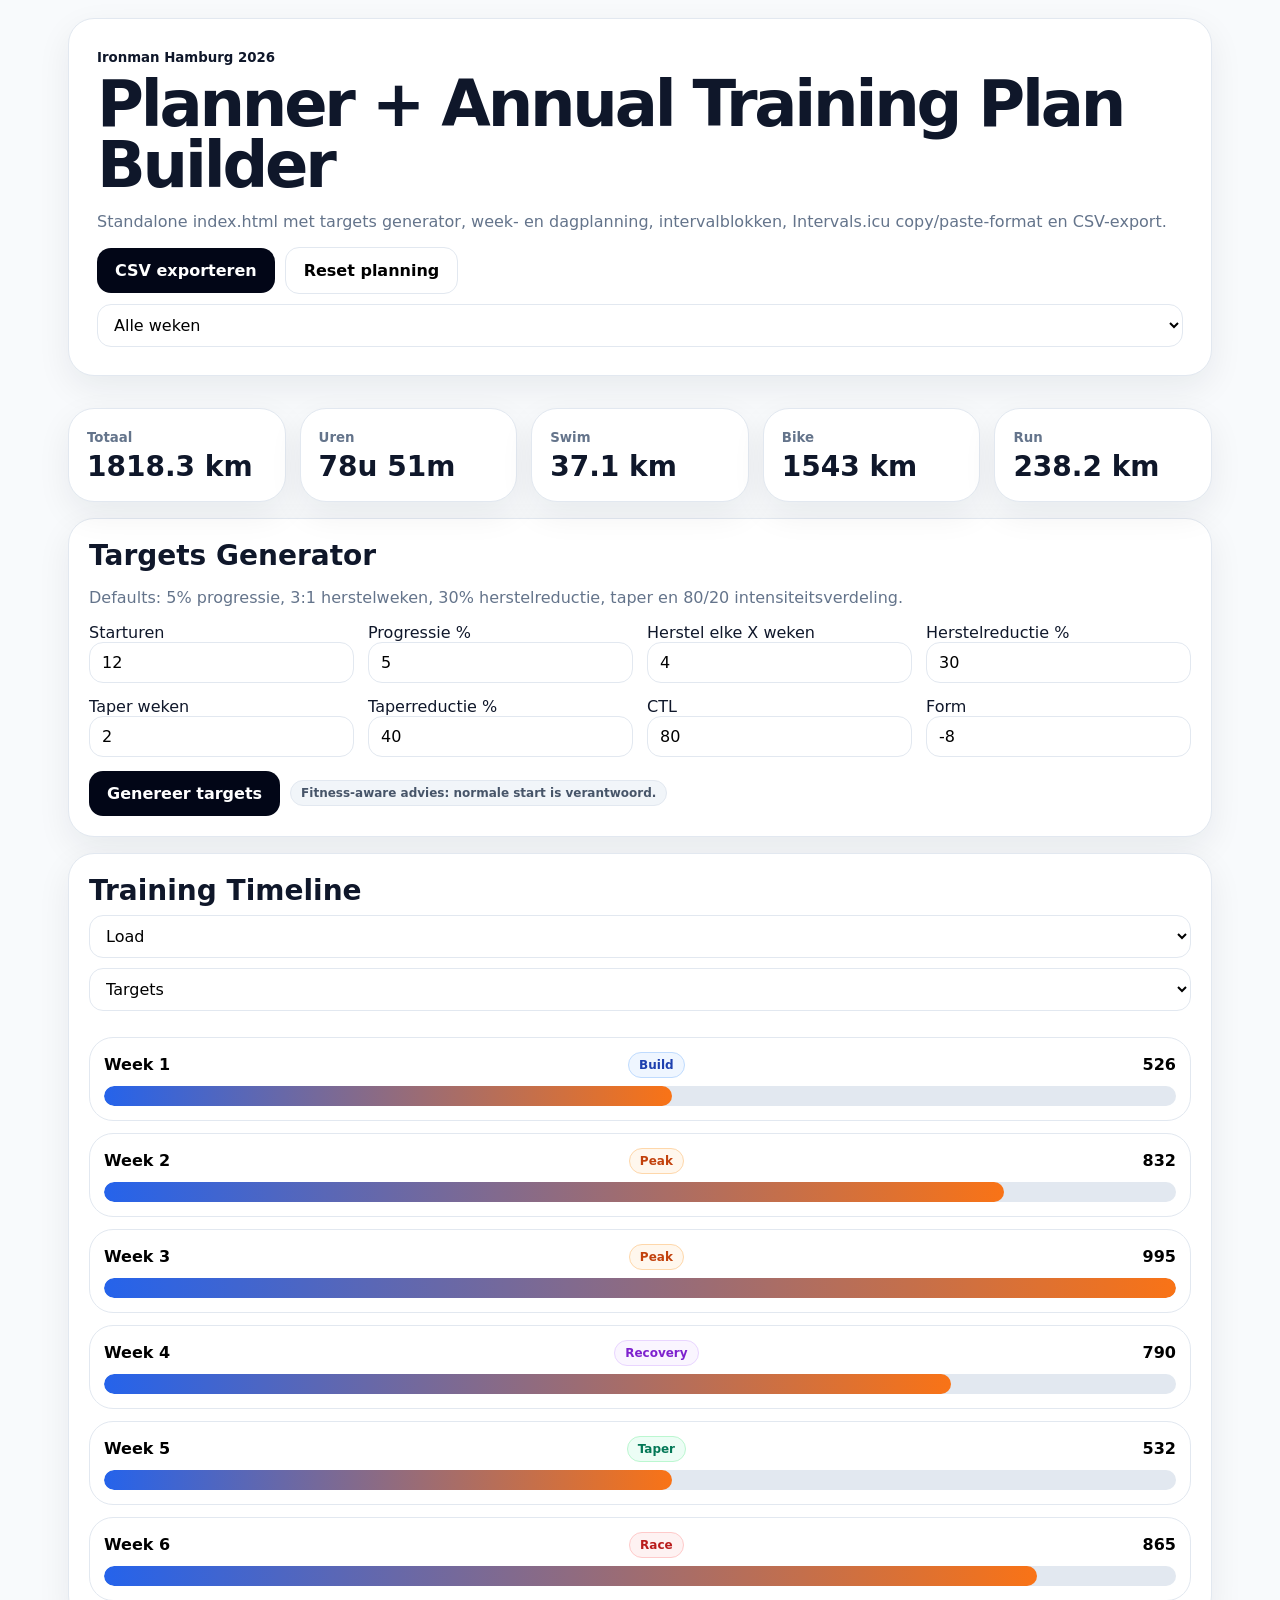
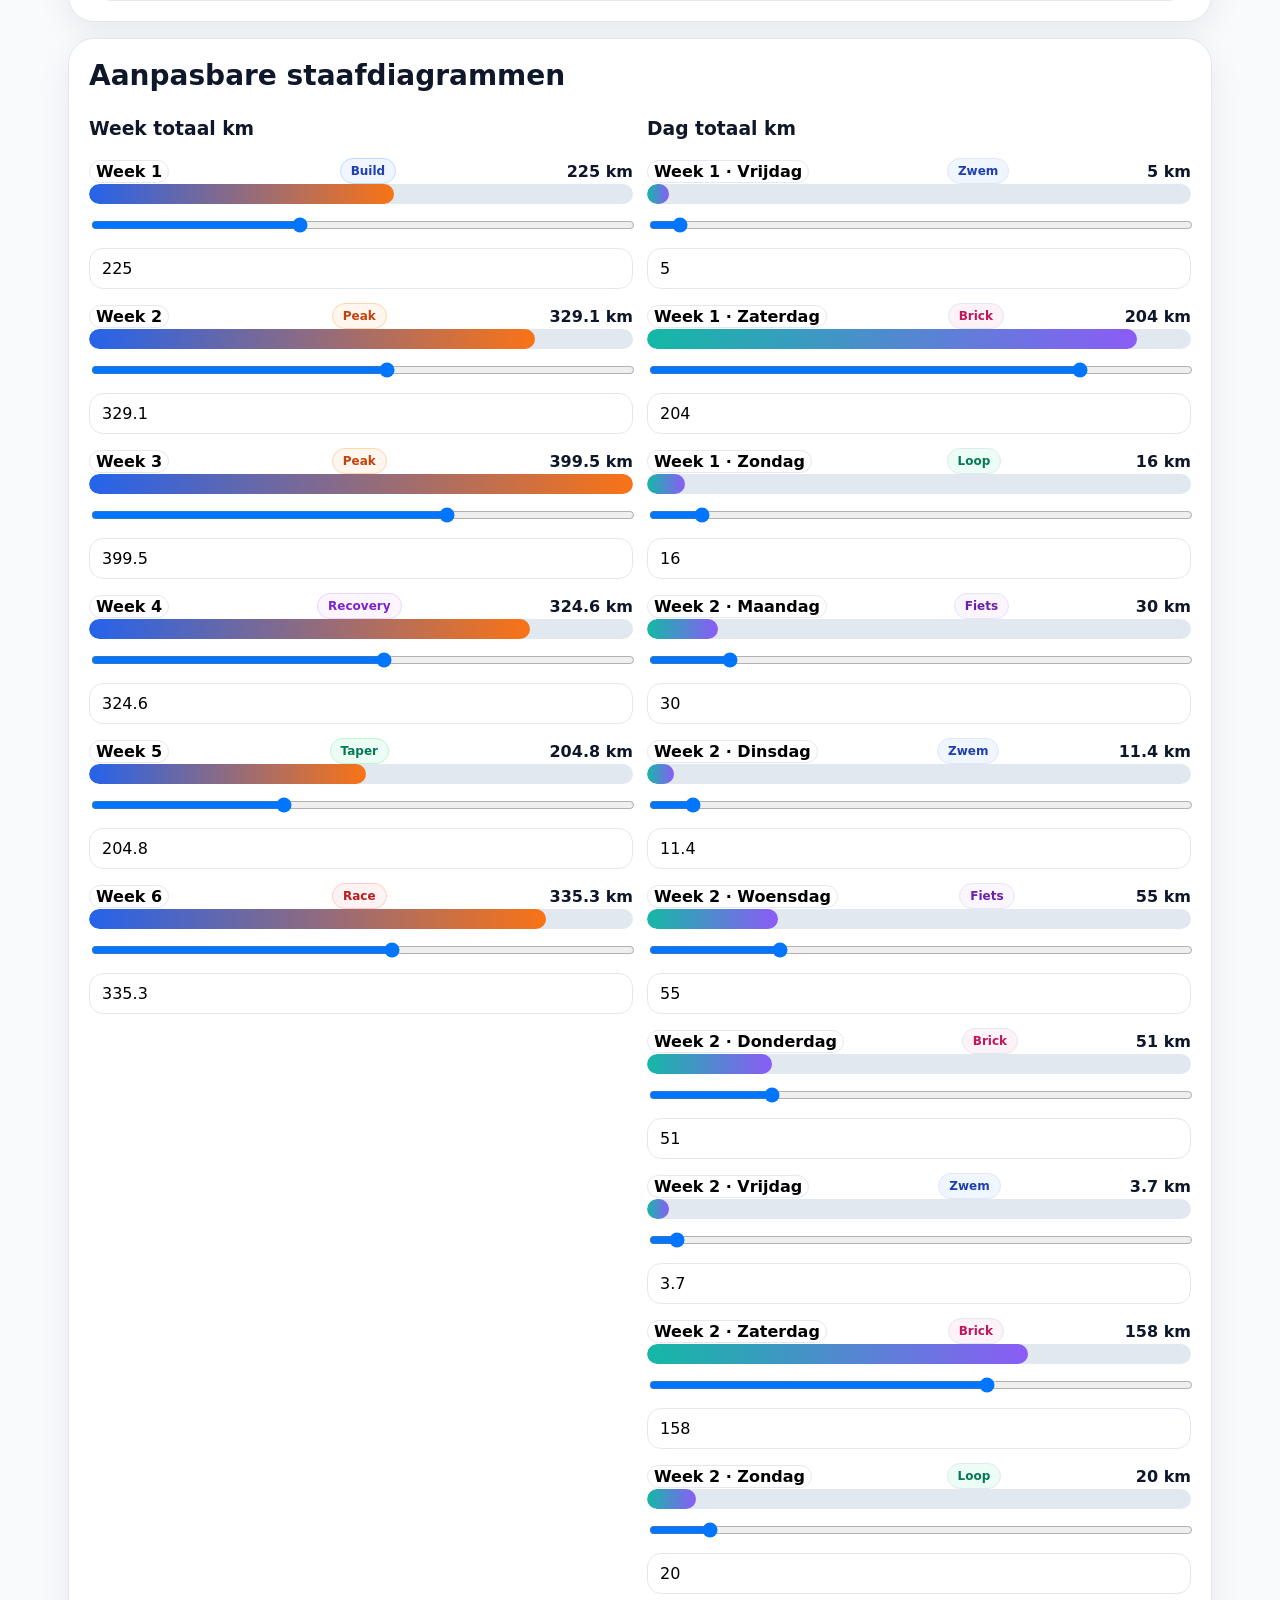
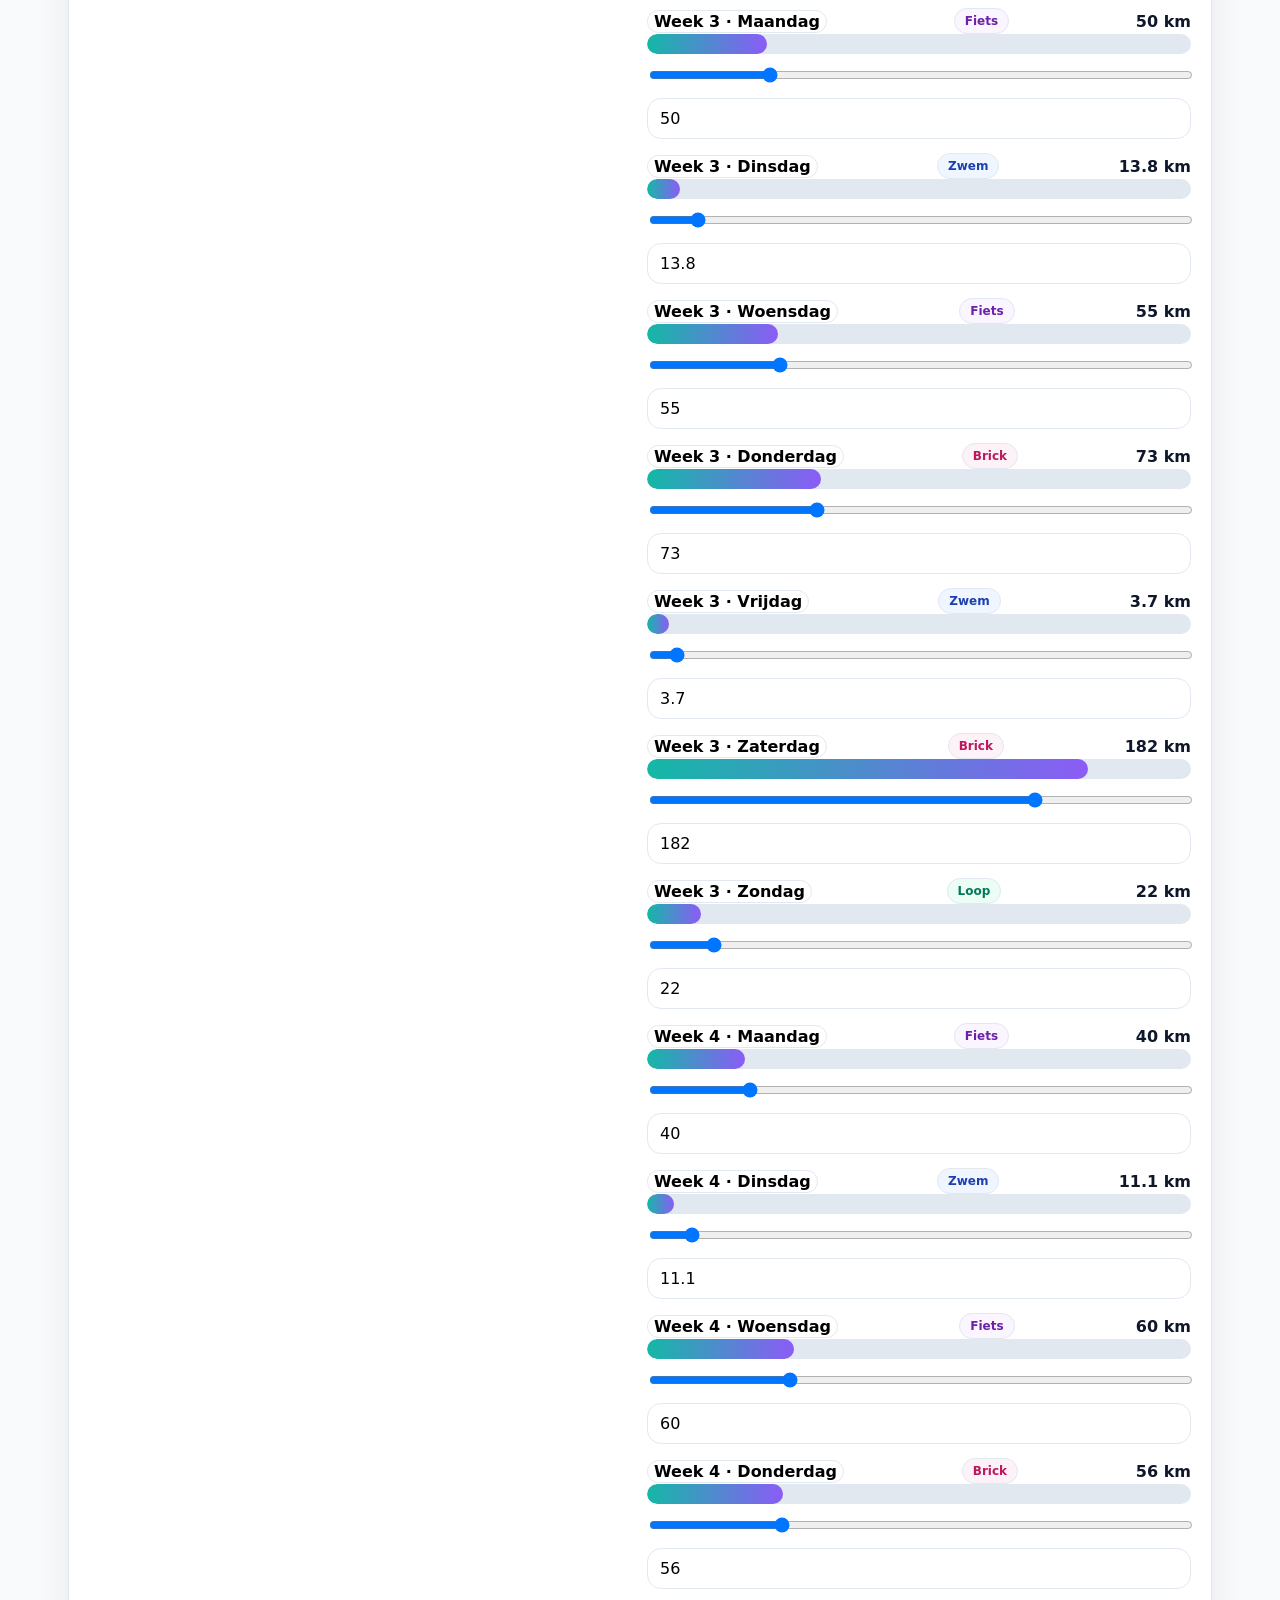
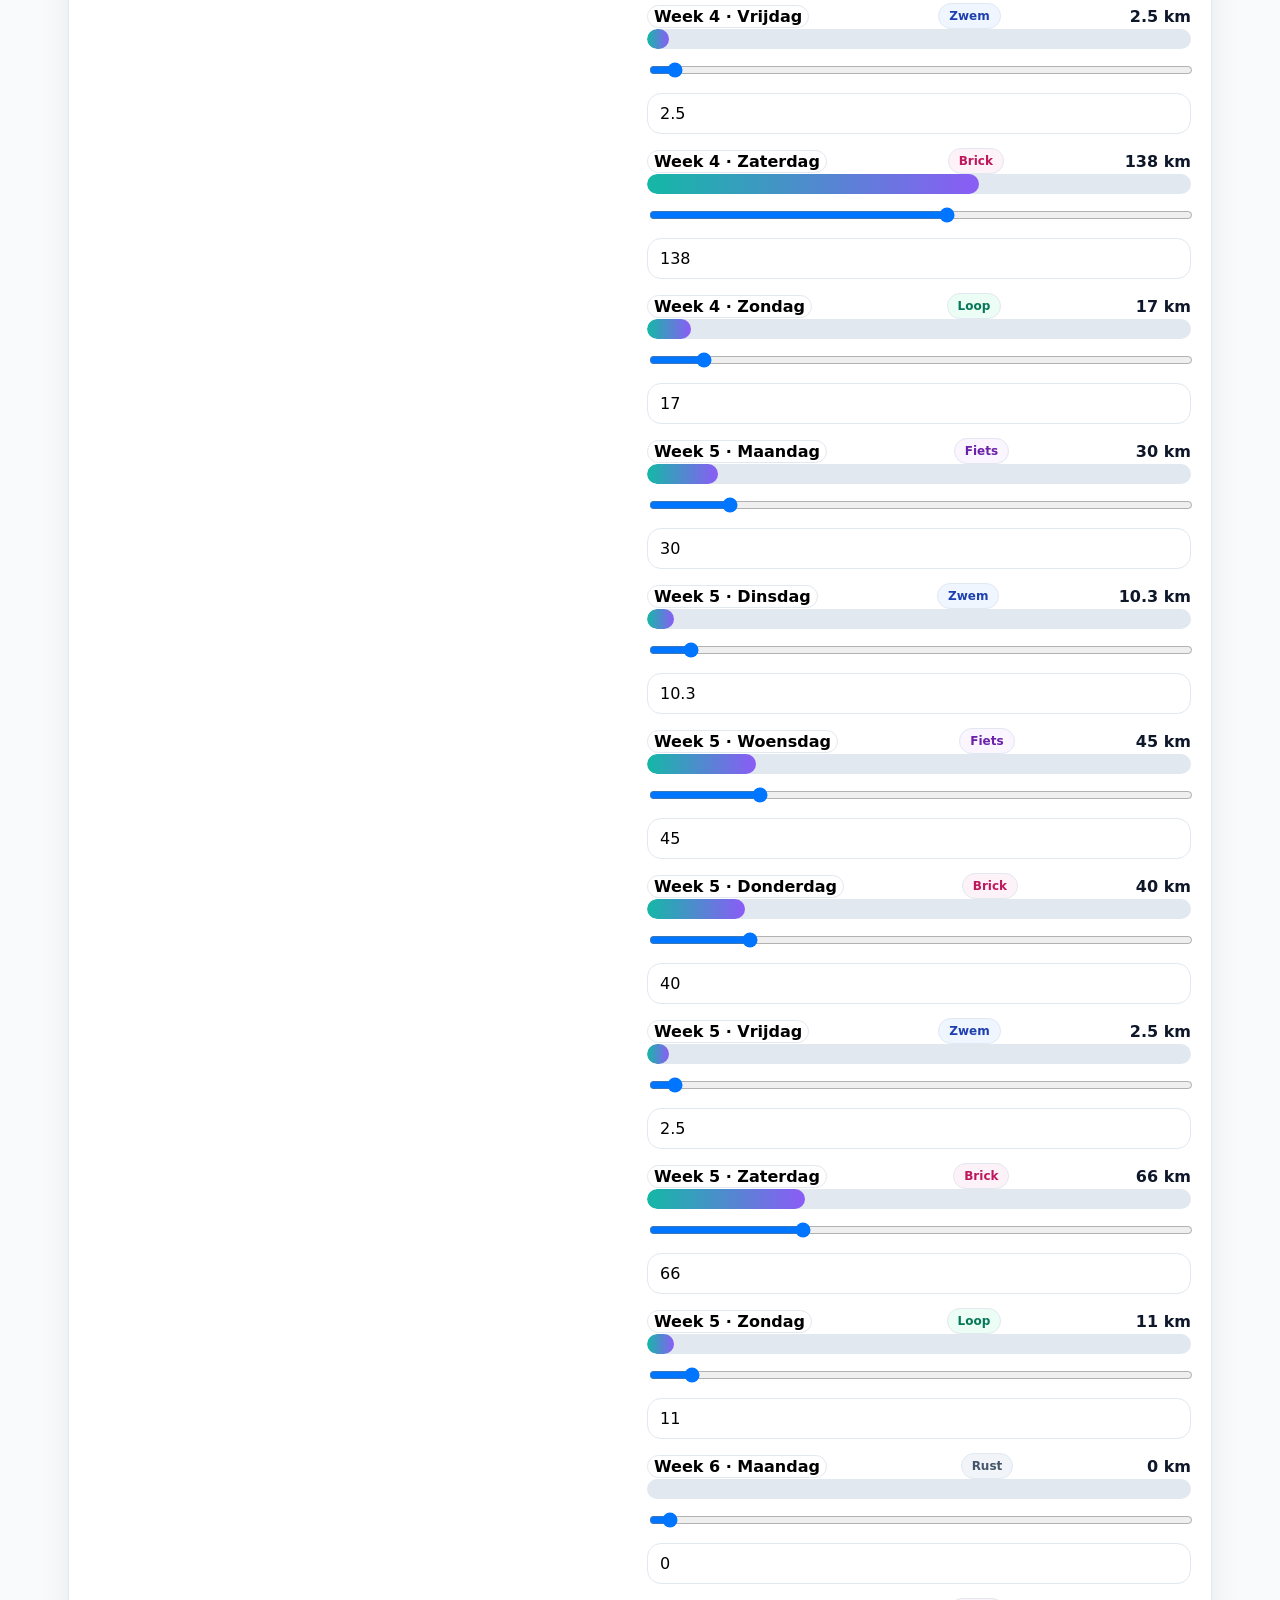
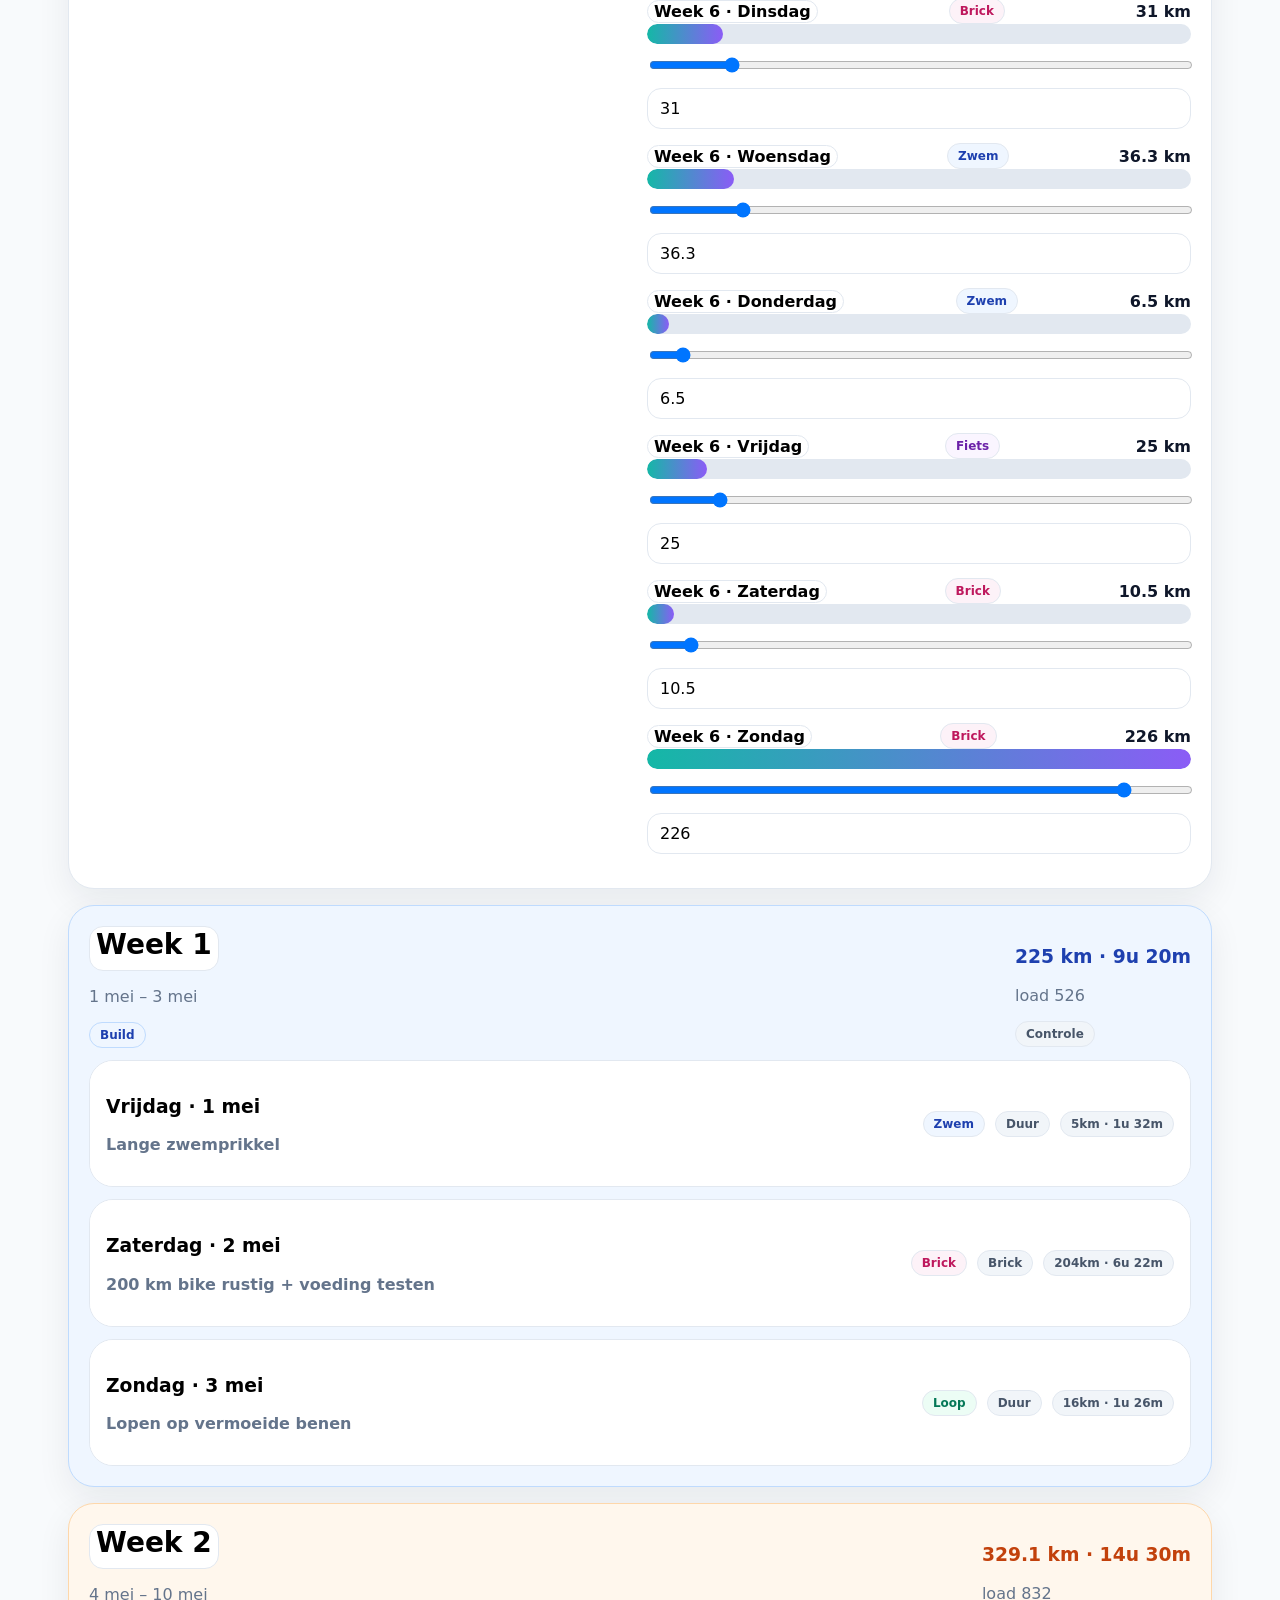
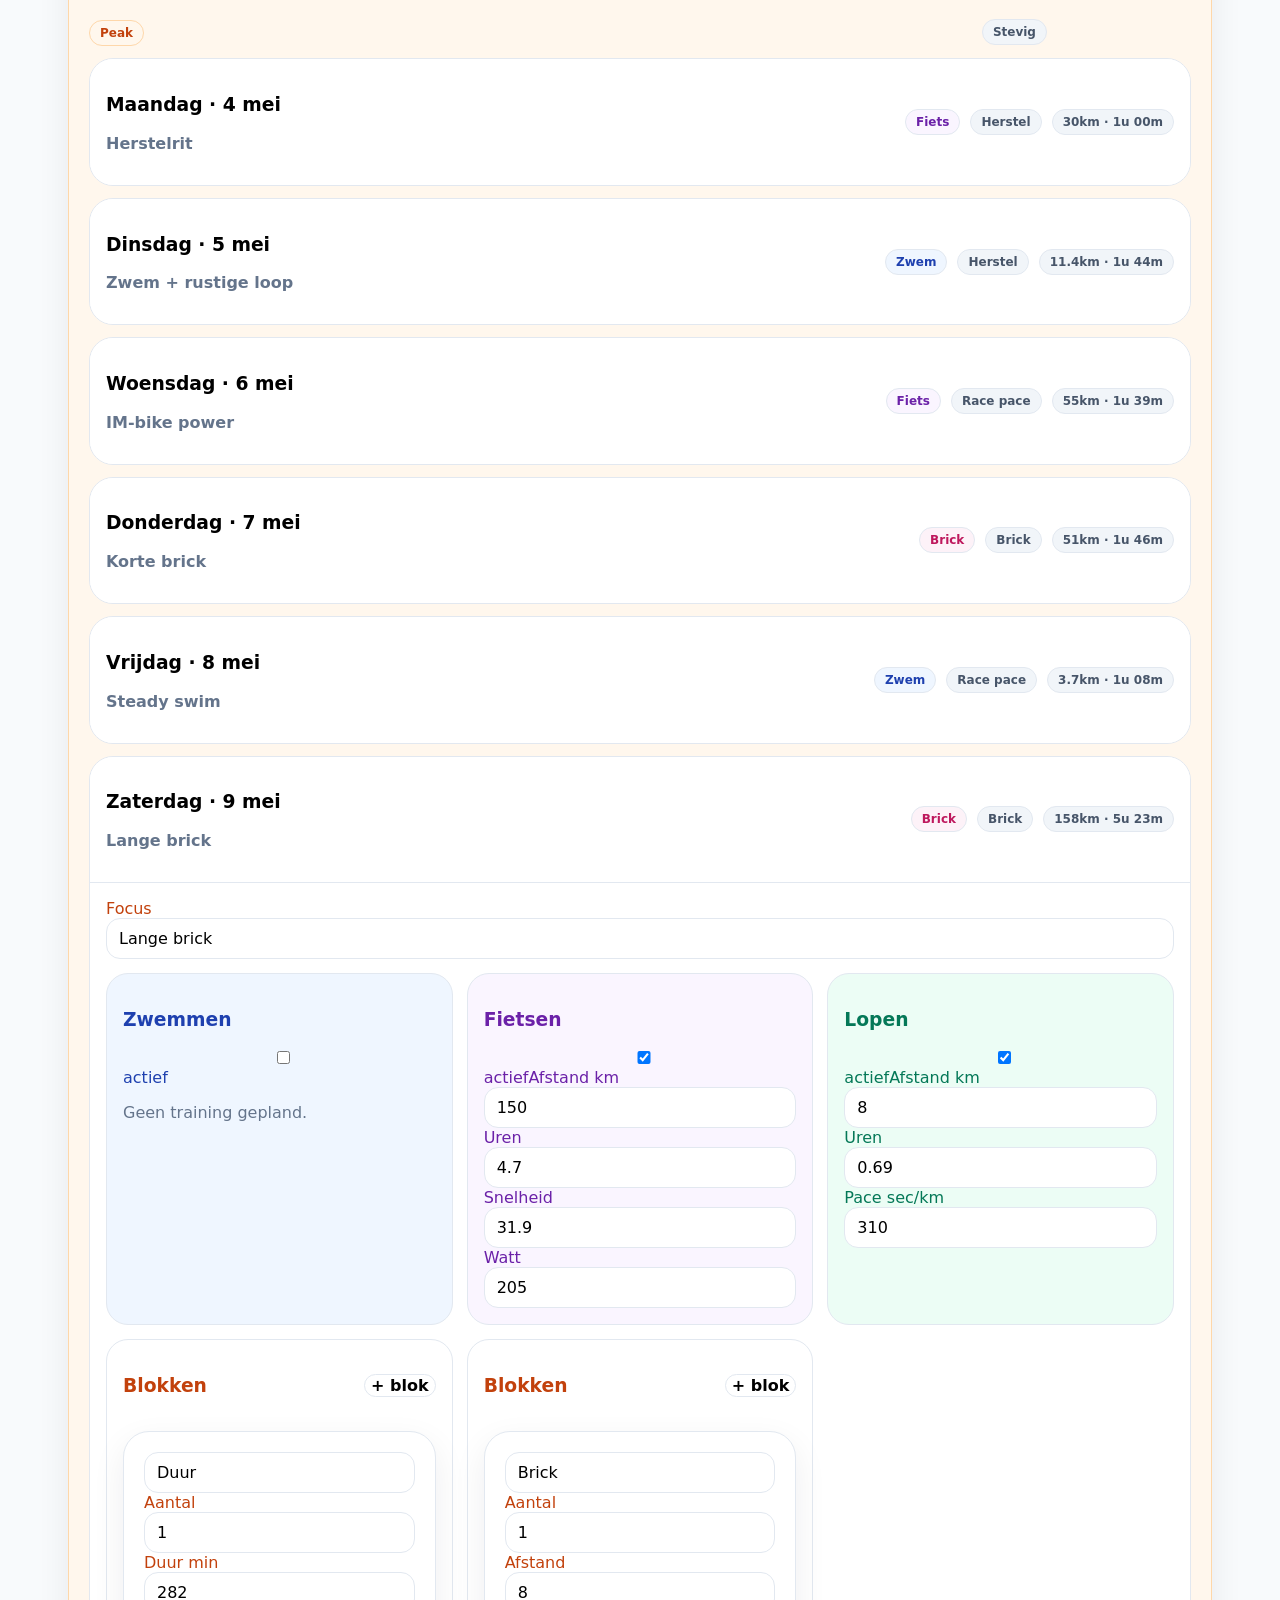
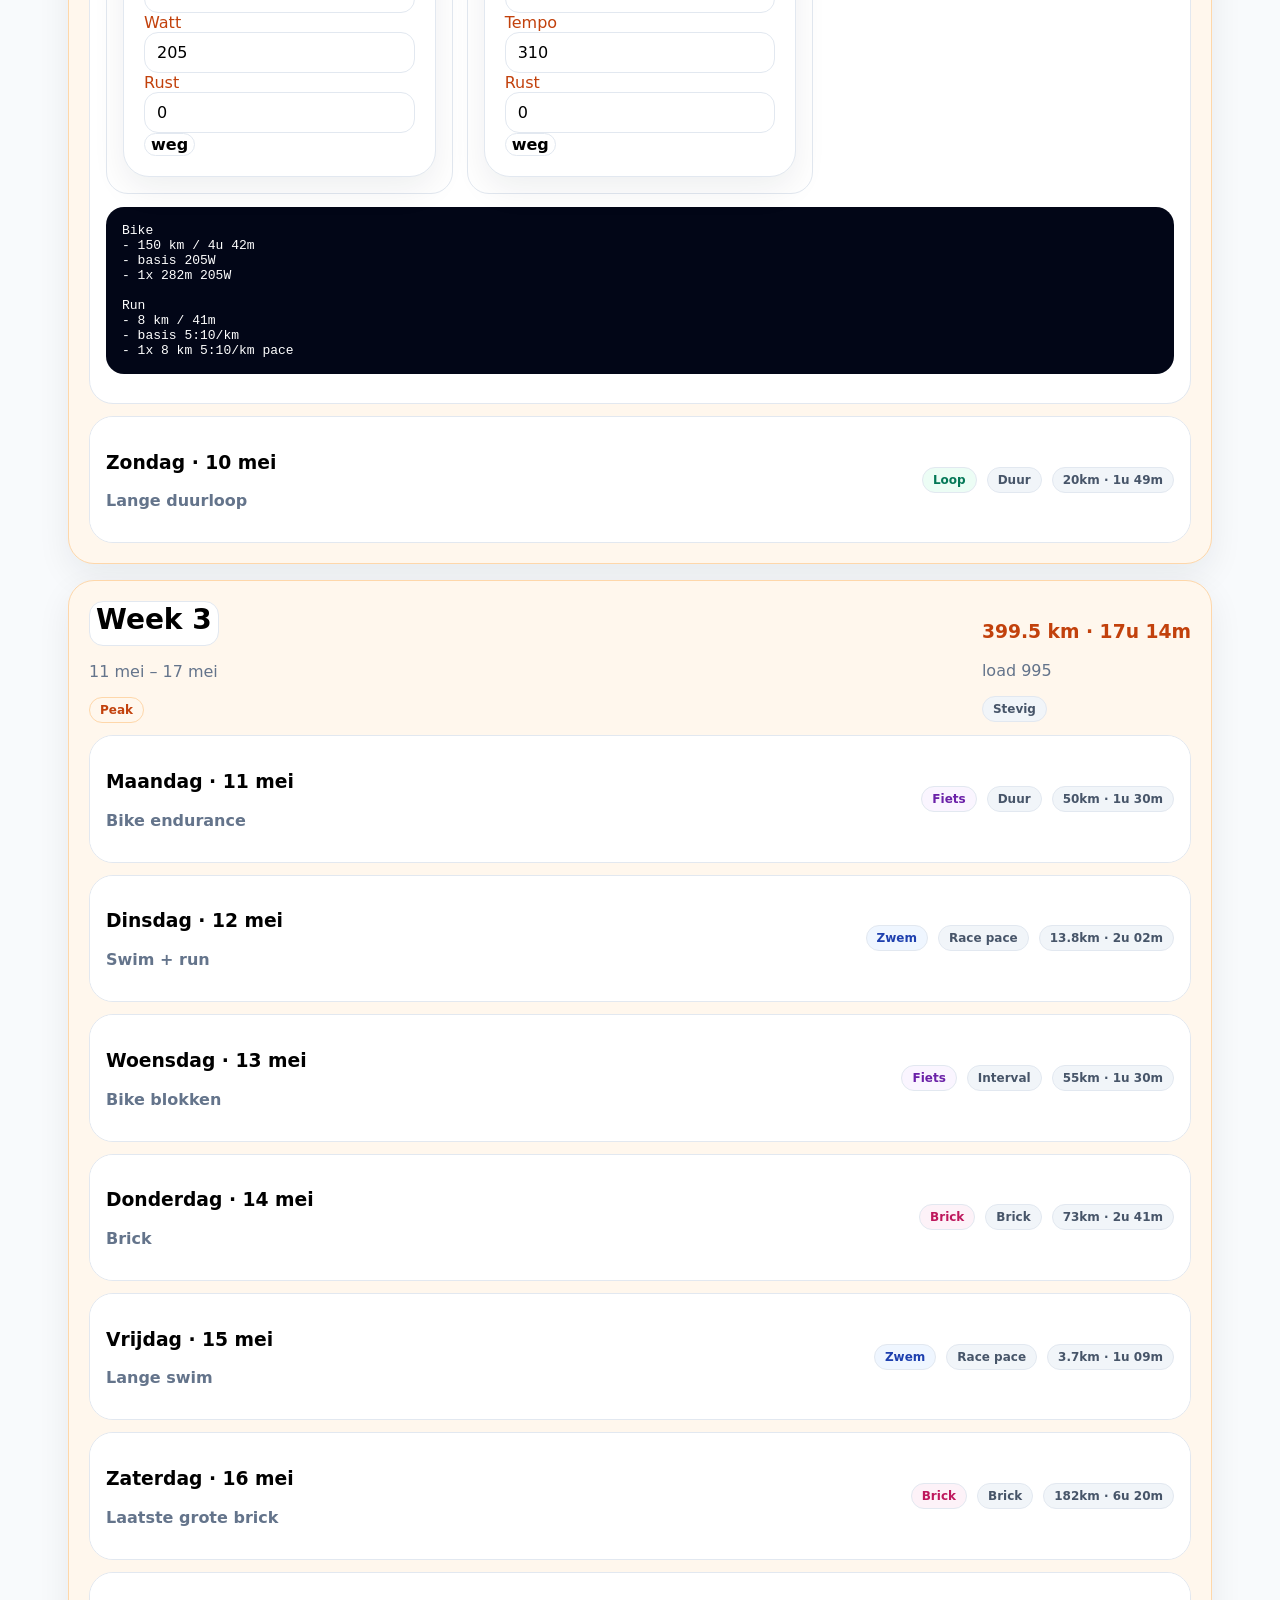
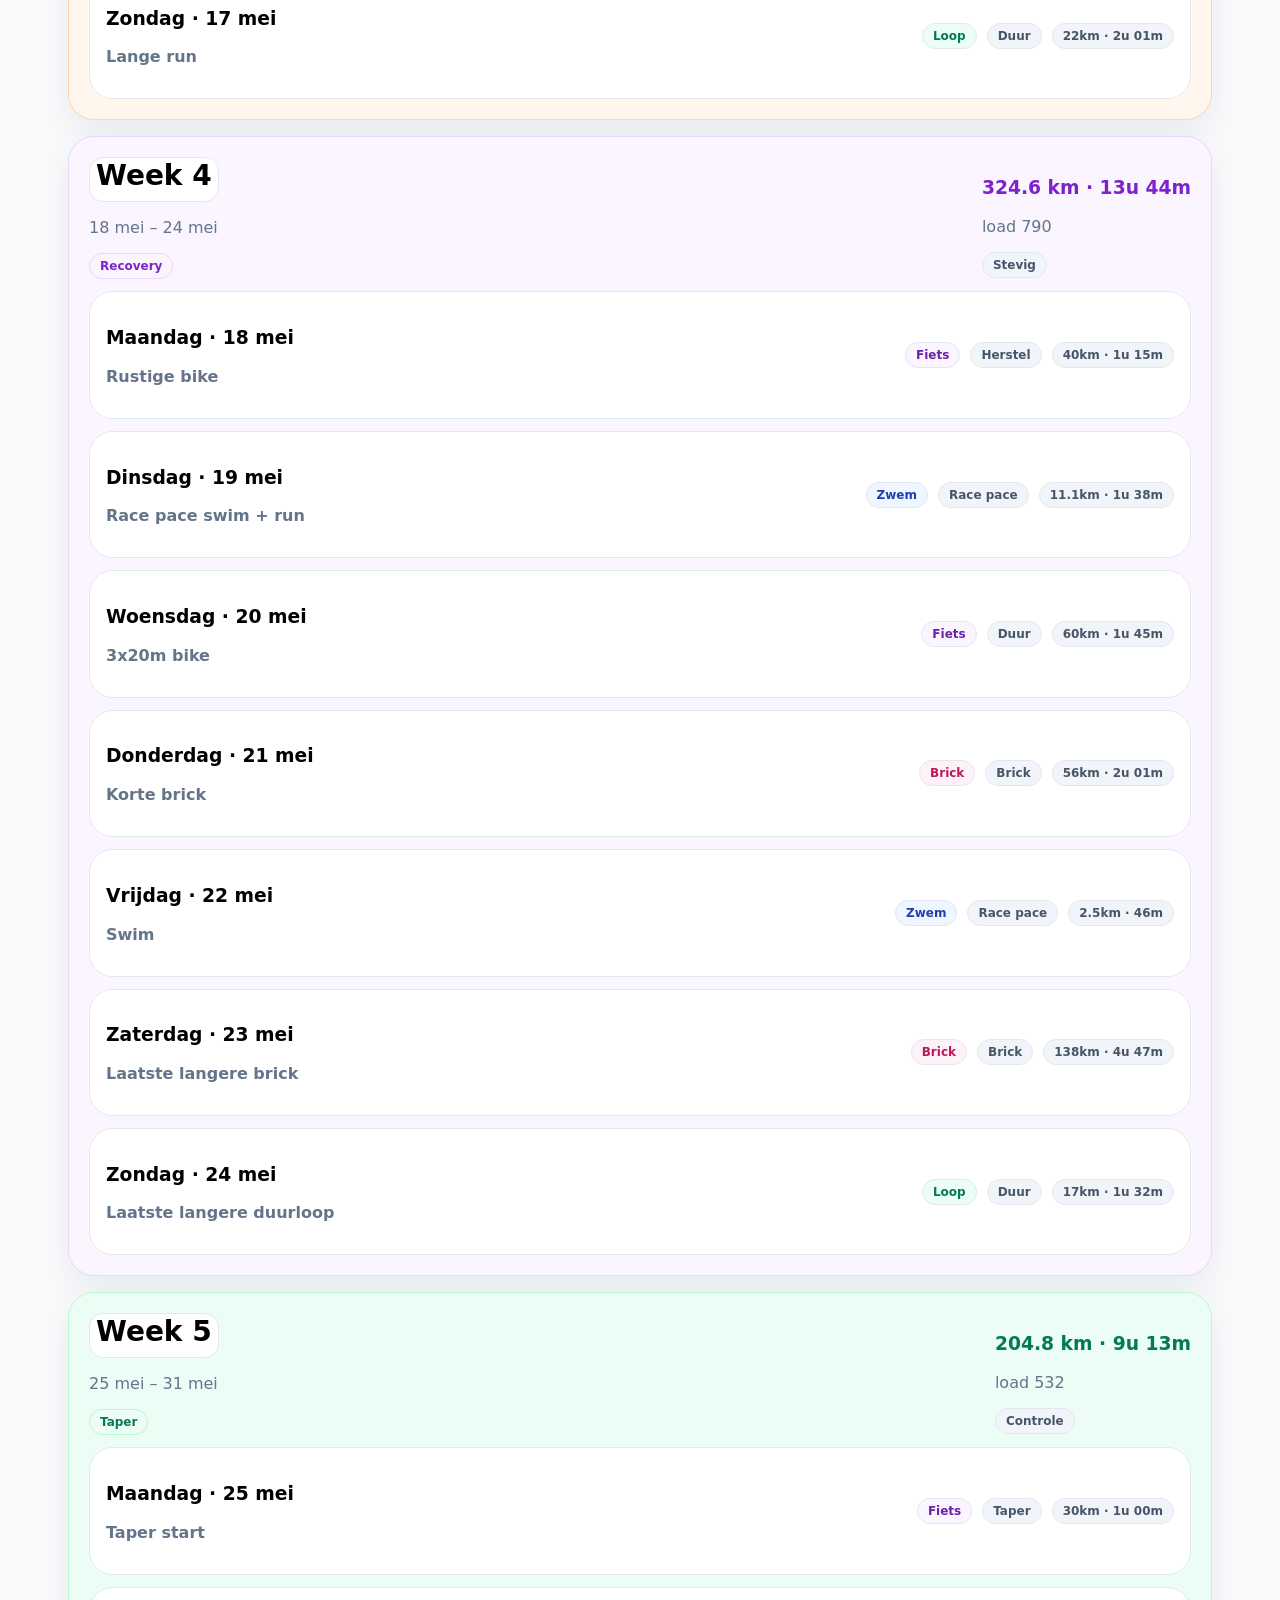
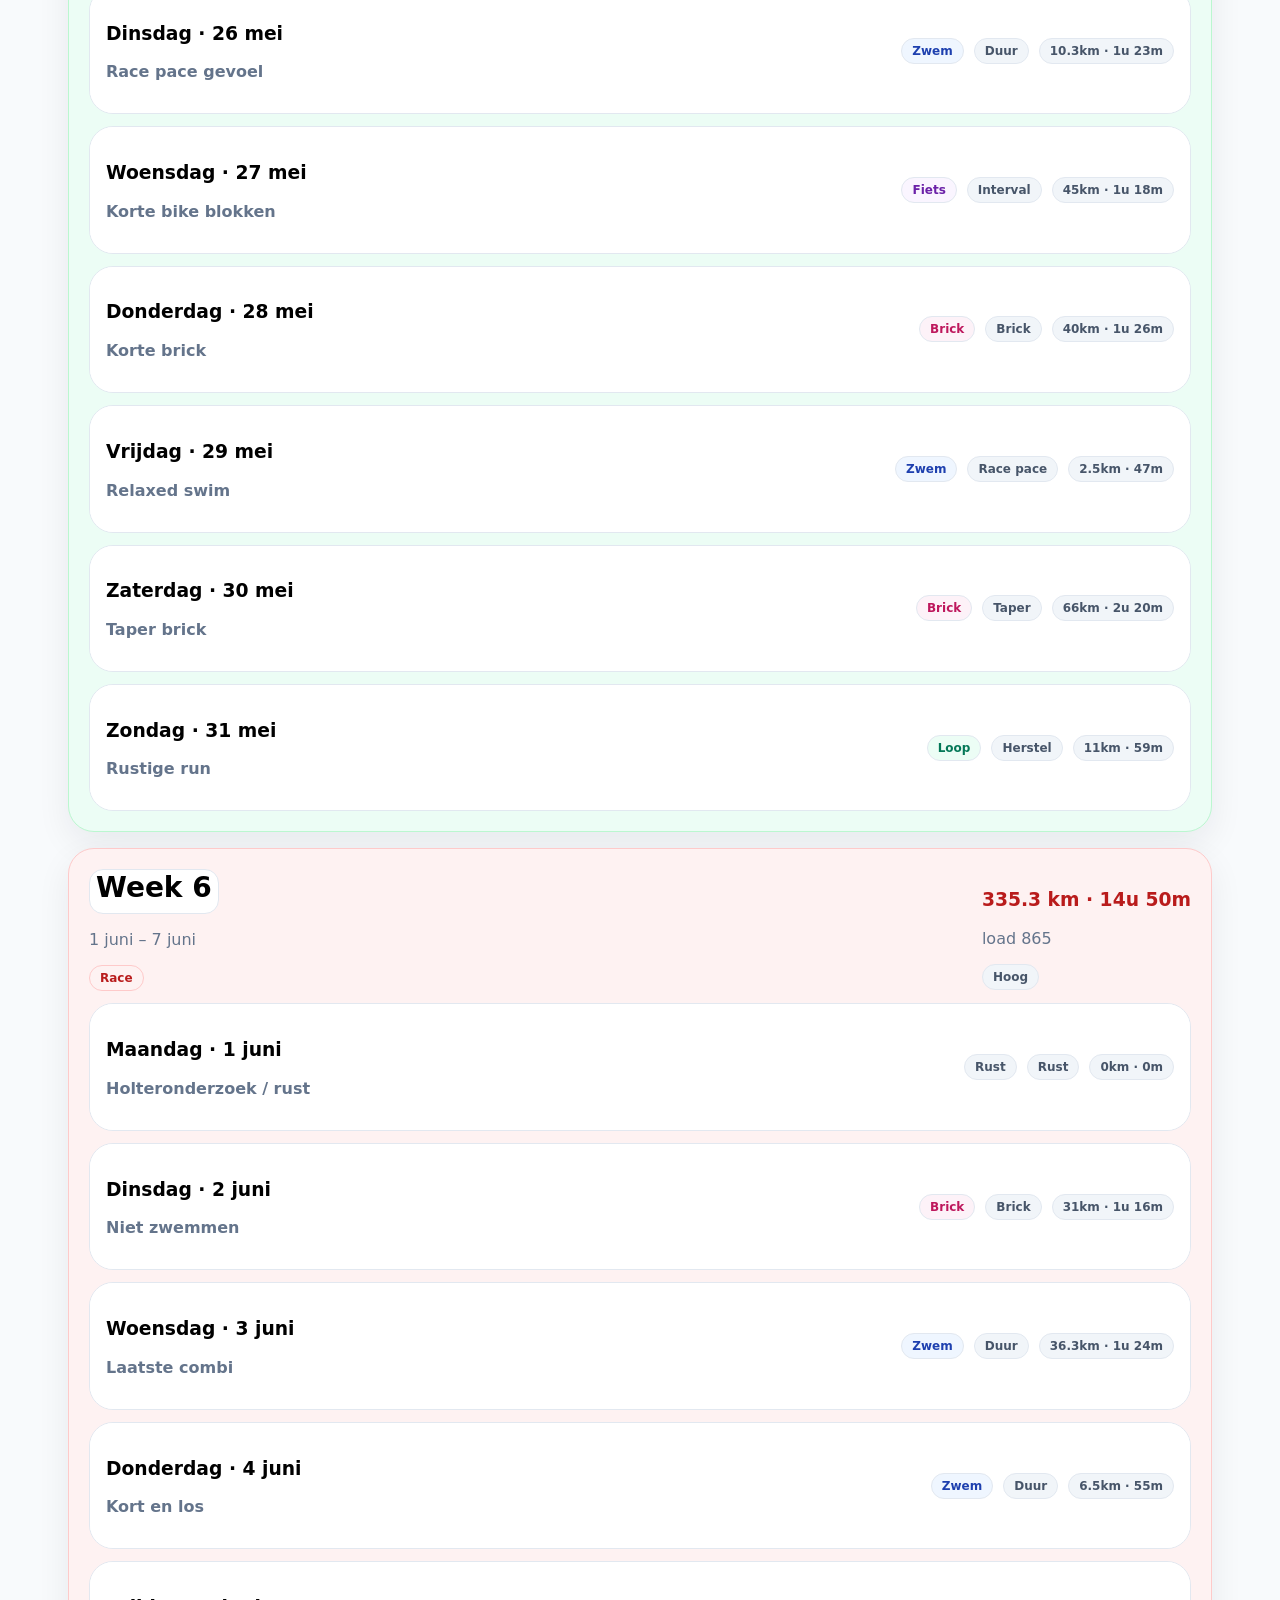
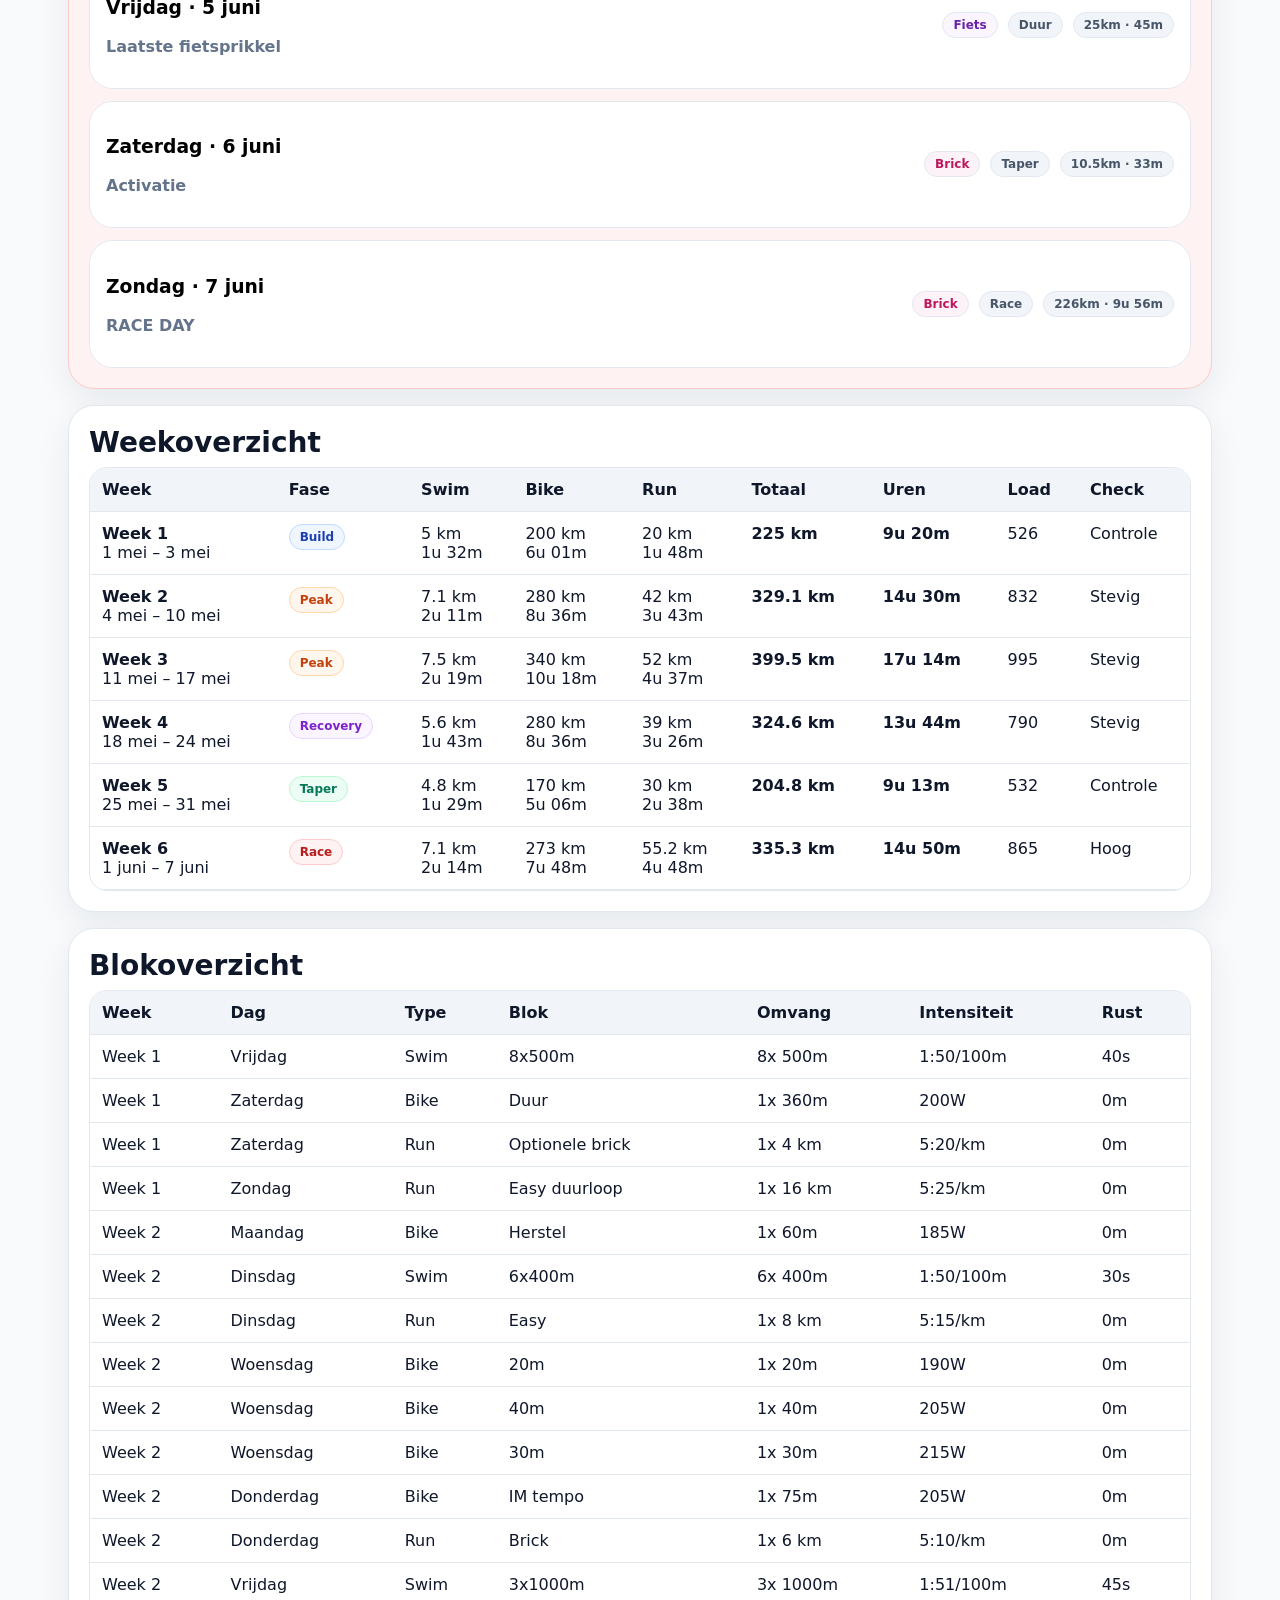
<file: index.html>
<!doctype html>
<html lang="nl">
<head>
<meta charset="utf-8"><meta name="viewport" content="width=device-width,initial-scale=1">
<title>Ironman Hamburg Planner</title>
<style>
*{box-sizing:border-box}body{margin:0;background:#f8fafc;color:#0f172a;font-family:system-ui,-apple-system,Segoe UI,sans-serif}.wrap{max-width:1180px;margin:auto;padding:18px}.card,.hero{background:#fff;border:1px solid #e2e8f0;border-radius:26px;box-shadow:0 12px 34px #0f172a12}.hero{padding:28px}.card{padding:20px;margin-top:16px}h1{font-size:clamp(34px,7vw,64px);line-height:.95;margin:8px 0 12px;letter-spacing:-.05em}h2{margin:0 0 8px;font-size:28px}p{color:#64748b}.row{display:flex;gap:10px;flex-wrap:wrap;align-items:center}.between{display:flex;justify-content:space-between;gap:12px;align-items:center}.grid{display:grid;gap:14px}.g5{grid-template-columns:repeat(5,1fr)}.g4{grid-template-columns:repeat(4,1fr)}.g3{grid-template-columns:repeat(3,1fr)}.g2{grid-template-columns:repeat(2,1fr)}button,select,input{font:inherit;border:1px solid #e2e8f0;border-radius:14px;background:#fff}button{cursor:pointer;font-weight:900}.btn{background:#020617;color:#fff;border:none;padding:13px 18px}.btn2{padding:13px 18px}input,select{padding:10px 12px;width:100%}.stat{padding:18px}.stat small{color:#64748b;font-weight:800}.stat strong{display:block;font-size:28px;margin-top:4px}.badge{display:inline-flex;border:1px solid #e2e8f0;border-radius:999px;padding:5px 10px;font-size:12px;font-weight:900;white-space:nowrap}.Build{background:#eff6ff;color:#1e40af;border-color:#bfdbfe}.Peak{background:#fff7ed;color:#c2410c;border-color:#fed7aa}.Recovery{background:#faf5ff;color:#7e22ce;border-color:#e9d5ff}.Taper{background:#ecfdf5;color:#047857;border-color:#bbf7d0}.Race{background:#fef2f2;color:#b91c1c;border-color:#fecaca}.swim{background:#eff6ff;color:#1e40af}.bike{background:#faf5ff;color:#6b21a8}.run{background:#ecfdf5;color:#047857}.brick{background:#fdf2f8;color:#be185d}.rest{background:#f1f5f9;color:#475569}.barbg{height:20px;background:#e2e8f0;border-radius:999px;overflow:hidden}.bar{height:100%;background:linear-gradient(90deg,#2563eb,#f97316);border-radius:999px}.bar2{height:100%;background:linear-gradient(90deg,#14b8a6,#8b5cf6);border-radius:999px}.day{border:1px solid #e2e8f0;border-radius:24px;overflow:hidden;background:#fff;margin-top:12px}.dayhead{width:100%;border:0;background:#fff;padding:16px;text-align:left;display:flex;justify-content:space-between;gap:12px;align-items:center}.body{display:none;border-top:1px solid #e2e8f0;padding:16px}.body.open{display:block}.box{border:1px solid #e2e8f0;border-radius:22px;padding:16px}pre{white-space:pre-wrap;background:#020617;color:#fff;border-radius:18px;padding:16px;overflow:auto}table{width:100%;border-collapse:collapse;min-width:820px}th,td{padding:12px;border-bottom:1px solid #e2e8f0;text-align:left;vertical-align:top}th{background:#f1f5f9}.table{overflow-x:auto;border:1px solid #e2e8f0;border-radius:18px}@media(max-width:850px){.g5,.g4,.g3,.g2{grid-template-columns:1fr}.dayhead,.between{display:block}.wrap{padding:12px}}
</style>
</head>
<body>
<main class="wrap">
<section class="hero"><small><b>Ironman Hamburg 2026</b></small><h1>Planner + Annual Training Plan Builder</h1><p>Standalone index.html met targets generator, week- en dagplanning, intervalblokken, Intervals.icu copy/paste-format en CSV-export.</p><div class="row"><button class="btn" onclick="exportCsv()">CSV exporteren</button><button class="btn2" onclick="resetPlan()">Reset planning</button><select id="weekFilter" onchange="render()"><option value="all">Alle weken</option></select></div></section>
<section class="grid g5" id="stats" style="margin-top:16px"></section>
<section class="card"><h2>Targets Generator</h2><p>Defaults: 5% progressie, 3:1 herstelweken, 30% herstelreductie, taper en 80/20 intensiteitsverdeling.</p><div class="grid g4"><label>Starturen<input id="startHours" type="number" value="12" step=".5"></label><label>Progressie %<input id="progressionPct" type="number" value="5" step=".5"></label><label>Herstel elke X weken<input id="recoveryEvery" type="number" value="4"></label><label>Herstelreductie %<input id="recoveryReductionPct" type="number" value="30"></label><label>Taper weken<input id="taperWeeks" type="number" value="2"></label><label>Taperreductie %<input id="taperReductionPct" type="number" value="40"></label><label>CTL<input id="ctl" type="number" value="80"></label><label>Form<input id="form" type="number" value="-8"></label></div><div class="row" style="margin-top:14px"><button class="btn" onclick="generateTargets()">Genereer targets</button><span id="advice" class="badge rest"></span></div></section>
<section class="card"><h2>Training Timeline</h2><div class="row"><select id="metric" onchange="render()"><option value="load">Load</option><option value="hours">Hours</option><option value="distance">Distance</option></select><select id="mode" onchange="render()"><option>Targets</option><option>Workouts</option></select></div><div id="timeline" style="margin-top:14px"></div></section>
<section class="card"><h2>Aanpasbare staafdiagrammen</h2><div class="grid g2"><div><h3>Week totaal km</h3><div id="weekBars"></div></div><div><h3>Dag totaal km</h3><div id="dayBars"></div></div></div></section>
<section id="weeks"></section><section class="card"><h2>Weekoverzicht</h2><div class="table" id="weekOverview"></div></section><section class="card"><h2>Blokoverzicht</h2><div class="table" id="blockOverview"></div></section>
</main>
<script>
const R=(v,d=1)=>{const n=Number(v);return Number.isFinite(n)?Number(n.toFixed(d)):0},clone=v=>JSON.parse(JSON.stringify(v)),hp=(km,p,t)=>!km||!p?0:(t==='swim'?R(km*10*p/3600,2):R(km*p/3600,2)),ph=(km,h,t)=>!km||!h?0:(t==='swim'?Math.round(h*3600/(km*10)):Math.round(h*3600/km)),bh=(km,s)=>!km||!s?0:R(km/s,2),bs=(km,h)=>!km||!h?0:R(km/h,1);function pt(sec,t){if(!sec)return'-';let m=Math.floor(sec/60),s=Math.round(sec%60);return `${m}:${String(s).padStart(2,'0')}${t==='swim'?'/100m':'/km'}`}function ht(h){let t=Math.round((Number(h)||0)*60),hr=Math.floor(t/60),m=t%60;return hr?`${hr}u ${String(m).padStart(2,'0')}m`:`${m}m`}function sp(type,active,km,h,pace,watts,speed,blocks=[]){return{type,active,km,hours:h,pace,watts,speed,blocks}}function swim(km,pace,blocks=[]){return sp('swim',true,km,hp(km,pace,'swim'),pace,0,0,blocks)}function bike(km,watts,speed,blocks=[]){return sp('bike',true,km,bh(km,speed),0,watts,speed,blocks)}function run(km,pace,blocks=[]){return sp('run',true,km,hp(km,pace,'run'),pace,0,0,blocks)}function off(t){return t==='swim'?sp('swim',false,0,0,110,0,0,[]):t==='bike'?sp('bike',false,0,0,0,180,32,[]):sp('run',false,0,0,320,0,0,[])}function day(id,name,date,focus,phase,s,b,r){return{id,name,date,focus,phase,swim:s,bike:b,run:r}}
const mkWeek=(id,name,period,phase,days)=>({id,name,period,phase,days});
const initialPlan=[mkWeek(1,'Week 1','1 mei – 3 mei','Build',[day('w1-vr','Vrijdag','1 mei','Lange zwemprikkel','Build',swim(5,110,[{name:'8x500m',count:8,distance:500,pace:110,rest:40}]),off('bike'),off('run')),day('w1-za','Zaterdag','2 mei','200 km bike rustig + voeding testen','Build',off('swim'),bike(200,200,33.3,[{name:'Duur',count:1,duration:360,watts:200,rest:0}]),run(4,320,[{name:'Optionele brick',count:1,distance:4,pace:320,rest:0}])),day('w1-zo','Zondag','3 mei','Lopen op vermoeide benen','Build',off('swim'),off('bike'),run(16,325,[{name:'Easy duurloop',count:1,distance:16,pace:325,rest:0}]))]),mkWeek(2,'Week 2','4 mei – 10 mei','Peak',[day('w2-ma','Maandag','4 mei','Herstelrit','Peak',off('swim'),bike(30,185,30,[{name:'Herstel',count:1,duration:60,watts:185,rest:0}]),off('run')),day('w2-di','Dinsdag','5 mei','Zwem + rustige loop','Peak',swim(3.4,110,[{name:'6x400m',count:6,distance:400,pace:110,rest:30}]),off('bike'),run(8,315,[{name:'Easy',count:1,distance:8,pace:315,rest:0}])),day('w2-wo','Woensdag','6 mei','IM-bike power','Peak',off('swim'),bike(55,205,33.3,[{name:'20m',count:1,duration:20,watts:190,rest:0},{name:'40m',count:1,duration:40,watts:205,rest:0},{name:'30m',count:1,duration:30,watts:215,rest:0}]),off('run')),day('w2-do','Donderdag','7 mei','Korte brick','Peak',off('swim'),bike(45,205,36,[{name:'IM tempo',count:1,duration:75,watts:205,rest:0}]),run(6,310,[{name:'Brick',count:1,distance:6,pace:310,rest:0}])),day('w2-vr','Vrijdag','8 mei','Steady swim','Peak',swim(3.7,111,[{name:'3x1000m',count:3,distance:1000,pace:111,rest:45}]),off('bike'),off('run')),day('w2-za','Zaterdag','9 mei','Lange brick','Peak',off('swim'),bike(150,205,31.9,[{name:'Duur',count:1,duration:282,watts:205,rest:0}]),run(8,310,[{name:'Brick',count:1,distance:8,pace:310,rest:0}])),day('w2-zo','Zondag','10 mei','Lange duurloop','Peak',off('swim'),off('bike'),run(20,325,[{name:'Duur',count:1,distance:20,pace:325,rest:0}]))]),mkWeek(3,'Week 3','11 mei – 17 mei','Peak',[day('w3-ma','Maandag','11 mei','Bike endurance','Peak',off('swim'),bike(50,198,33.3,[{name:'Duur',count:1,duration:90,watts:198,rest:0}]),off('run')),day('w3-di','Dinsdag','12 mei','Swim + run','Peak',swim(3.8,110,[{name:'5x600m',count:5,distance:600,pace:110,rest:45}]),off('bike'),run(10,315,[{name:'Easy',count:1,distance:10,pace:315,rest:0}])),day('w3-wo','Woensdag','13 mei','Bike blokken','Peak',off('swim'),bike(55,210,36.7,[{name:'20m',count:1,duration:20,watts:190,rest:0},{name:'30m',count:1,duration:30,watts:210,rest:0},{name:'30m',count:1,duration:30,watts:220,rest:0}]),off('run')),day('w3-do','Donderdag','14 mei','Brick','Peak',off('swim'),bike(65,205,32.5,[{name:'2u IM',count:1,duration:120,watts:205,rest:0}]),run(8,310,[{name:'Brick',count:1,distance:8,pace:310,rest:0}])),day('w3-vr','Vrijdag','15 mei','Lange swim','Peak',swim(3.7,112,[{name:'2x1500m',count:2,distance:1500,pace:112,rest:60}]),off('bike'),off('run')),day('w3-za','Zaterdag','16 mei','Laatste grote brick','Peak',off('swim'),bike(170,205,32.1,[{name:'Duur',count:1,duration:318,watts:205,rest:0}]),run(12,310,[{name:'Brick',count:1,distance:12,pace:310,rest:0}])),day('w3-zo','Zondag','17 mei','Lange run','Peak',off('swim'),off('bike'),run(22,330,[{name:'Duur',count:1,distance:22,pace:330,rest:0}]))]),mkWeek(4,'Week 4','18 mei – 24 mei','Recovery',[day('w4-ma','Maandag','18 mei','Rustige bike','Recovery',off('swim'),bike(40,190,32,[{name:'Easy',count:1,duration:75,watts:190,rest:0}]),off('run')),day('w4-di','Dinsdag','19 mei','Race pace swim + run','Recovery',swim(3.1,110,[{name:'8x300m',count:8,distance:300,pace:110,rest:30}]),off('bike'),run(8,310,[{name:'Easy',count:1,distance:8,pace:310,rest:0}])),day('w4-wo','Woensdag','20 mei','3x20m bike','Recovery',off('swim'),bike(60,215,34.3,[{name:'3x20m',count:3,duration:20,watts:215,rest:5}]),off('run')),day('w4-do','Donderdag','21 mei','Korte brick','Recovery',off('swim'),bike(50,205,33.3,[{name:'IM',count:1,duration:90,watts:205,rest:0}]),run(6,310,[{name:'Brick',count:1,distance:6,pace:310,rest:0}])),day('w4-vr','Vrijdag','22 mei','Swim','Recovery',swim(2.5,110,[{name:'4x500m',count:4,distance:500,pace:110,rest:40}]),off('bike'),off('run')),day('w4-za','Zaterdag','23 mei','Laatste langere brick','Recovery',off('swim'),bike(130,205,31.7,[{name:'Duur',count:1,duration:246,watts:205,rest:0}]),run(8,310,[{name:'Brick',count:1,distance:8,pace:310,rest:0}])),day('w4-zo','Zondag','24 mei','Laatste langere duurloop','Recovery',off('swim'),off('bike'),run(17,325,[{name:'Duur',count:1,distance:17,pace:325,rest:0}]))]),mkWeek(5,'Week 5','25 mei – 31 mei','Taper',[day('w5-ma','Maandag','25 mei','Taper start','Taper',off('swim'),bike(30,190,30,[{name:'Easy',count:1,duration:60,watts:190,rest:0}]),off('run')),day('w5-di','Dinsdag','26 mei','Race pace gevoel','Taper',swim(2.3,110,[{name:'6x300m',count:6,distance:300,pace:110,rest:30}]),off('bike'),run(8,310,[{name:'Easy',count:1,distance:8,pace:310,rest:0}])),day('w5-wo','Woensdag','27 mei','Korte bike blokken','Taper',off('swim'),bike(45,215,34.6,[{name:'3x10m',count:3,duration:10,watts:215,rest:5}]),off('run')),day('w5-do','Donderdag','28 mei','Korte brick','Taper',off('swim'),bike(35,195,35,[{name:'Easy',count:1,duration:60,watts:195,rest:0}]),run(5,310,[{name:'Brick',count:1,distance:5,pace:310,rest:0}])),day('w5-vr','Vrijdag','29 mei','Relaxed swim','Taper',swim(2.5,112,[{name:'6x100m',count:6,distance:100,pace:108,rest:20}]),off('bike'),off('run')),day('w5-za','Zaterdag','30 mei','Taper brick','Taper',off('swim'),bike(60,195,33.3,[{name:'Easy',count:1,duration:108,watts:195,rest:0}]),run(6,315,[{name:'Brick',count:1,distance:6,pace:315,rest:0}])),day('w5-zo','Zondag','31 mei','Rustige run','Taper',off('swim'),off('bike'),run(11,320,[{name:'Easy',count:1,distance:11,pace:320,rest:0}]))]),mkWeek(6,'Week 6','1 juni – 7 juni','Race',[day('w6-ma','Maandag','1 juni','Holteronderzoek / rust','Race',off('swim'),off('bike'),off('run')),day('w6-di','Dinsdag','2 juni','Niet zwemmen','Race',off('swim'),bike(25,190,33.3,[{name:'Optioneel',count:1,duration:45,watts:190,rest:0}]),run(6,310,[{name:'Easy',count:1,distance:6,pace:310,rest:0}])),day('w6-wo','Woensdag','3 juni','Laatste combi','Race',swim(1.3,110,[{name:'4x200m',count:4,distance:200,pace:110,rest:30}]),bike(35,195,35,[{name:'3x3m',count:3,duration:3,watts:215,rest:3}]),off('run')),day('w6-do','Donderdag','4 juni','Kort en los','Race',swim(1.5,115,[]),off('bike'),run(5,320,[{name:'4x20s versnellen',count:4,duration:0.33,pace:270,rest:1}])),day('w6-vr','Vrijdag','5 juni','Laatste fietsprikkel','Race',off('swim'),bike(25,190,33.3,[{name:'3x2m',count:3,duration:2,watts:210,rest:5}]),off('run')),day('w6-za','Zaterdag','6 juni','Activatie','Race',swim(0.5,120,[]),bike(8,170,40,[]),run(2,330,[])),day('w6-zo','Zondag','7 juni','RACE DAY','Race',swim(3.8,112,[]),bike(180,202,35.3,[]),run(42.2,312,[]))])];
let plan=clone(initialPlan),openDay='w2-za';
function visible(){const f=weekFilter.value;return f==='all'?plan:plan.filter(w=>String(w.id)===f)}function dt(d){return{km:R(d.swim.km+d.bike.km+d.run.km,1),hours:R(d.swim.hours+d.bike.hours+d.run.hours,2),load:Math.round(d.swim.hours*45+d.bike.hours*55+d.run.hours*70)}}function wt(w){return w.days.reduce((a,d)=>{const x=dt(d);a.swimKm+=d.swim.km;a.bikeKm+=d.bike.km;a.runKm+=d.run.km;a.swimHours+=d.swim.hours;a.bikeHours+=d.bike.hours;a.runHours+=d.run.hours;a.km+=x.km;a.hours+=x.hours;a.load+=x.load;return a},{swimKm:0,bikeKm:0,runKm:0,swimHours:0,bikeHours:0,runHours:0,km:0,hours:0,load:0})}function totals(){return wt({days:plan.flatMap(w=>w.days)})}function at(d){if(!d.swim.active&&!d.bike.active&&!d.run.active)return'rest';if(d.bike.active&&d.run.active)return'brick';if(d.swim.active)return'swim';if(d.bike.active)return'bike';return'run'}function an(t){return{swim:'Zwem',bike:'Fiets',run:'Loop',brick:'Brick',rest:'Rust'}[t]||'Rust'}function wk(d){const x=d.focus.toLowerCase();if(x.includes('race day'))return'Race';if(!d.swim.active&&!d.bike.active&&!d.run.active)return'Rust';if(x.includes('taper')||x.includes('activatie'))return'Taper';if(d.bike.active&&d.run.active)return'Brick';if(x.includes('im')||x.includes('tempo'))return'Race pace';if(x.includes('herstel')||x.includes('easy')||x.includes('rustige'))return'Herstel';if(x.includes('blok'))return'Interval';return'Duur'}function risk(w){const x=wt(w),share=x.hours?x.runHours/x.hours:0;if(x.hours>18||x.runKm>55||share>.34)return'Hoog';if(x.hours>13||x.bikeKm>280||x.runKm>42)return'Stevig';return'Controle'}function text(d){const out=[];if(d.swim.active){const l=['Swim',`- ${d.swim.km} km totaal`,`- basis ${pt(d.swim.pace,'swim')}`];d.swim.blocks.forEach(b=>{l.push(`- ${b.count??1}x ${b.distance??0}m ${pt(b.pace??d.swim.pace,'swim')} pace`);if(b.rest)l.push(`- ${b.rest}s rust`)});out.push(l.join('\n'))}if(d.bike.active){const l=['Bike',`- ${d.bike.km} km / ${ht(d.bike.hours)}`,`- basis ${d.bike.watts}W`];d.bike.blocks.forEach(b=>{l.push(`- ${b.count??1}x ${b.duration??0}m ${b.watts??d.bike.watts}W`);if(b.rest)l.push(`- ${b.rest}m easy`)});out.push(l.join('\n'))}if(d.run.active){const l=['Run',`- ${d.run.km} km / ${ht(d.run.hours)}`,`- basis ${pt(d.run.pace,'run')}`];d.run.blocks.forEach(b=>{const len=b.duration?`${b.duration}m`:`${b.distance??0} km`;l.push(`- ${b.count??1}x ${len} ${pt(b.pace??d.run.pace,'run')} pace`);if(b.rest)l.push(`- ${b.rest}m rust`)});out.push(l.join('\n'))}return out.join('\n\n')}function find(id){for(const w of plan)for(const d of w.days)if(d.id===id)return d;return null}
function render(){const cur=weekFilter.value;weekFilter.innerHTML='<option value="all">Alle weken</option>'+plan.map(w=>`<option value="${w.id}">${w.name}</option>`).join('');weekFilter.value=cur||'all';const T=totals();stats.innerHTML=[['Totaal',`${R(T.km)} km`],['Uren',ht(T.hours)],['Swim',`${R(T.swimKm)} km`],['Bike',`${R(T.bikeKm)} km`],['Run',`${R(T.runKm)} km`]].map(x=>`<div class="card stat"><small>${x[0]}</small><strong>${x[1]}</strong></div>`).join('');advice.textContent=Number(form.value)<-20?'Fitness-aware advies: lage form, start met herstelweek.':'Fitness-aware advies: normale start is verantwoord.';renderTimeline();renderBars();renderWeeks();renderOverview();renderBlocks()}function renderTimeline(){const m=metric.value,weeks=visible(),vals=weeks.map(w=>m==='load'?wt(w).load:m==='hours'?wt(w).hours:wt(w).km),max=Math.max(1,...vals);timeline.innerHTML=weeks.map((w,i)=>{const v=vals[i],p=Math.max(4,Math.round(v/max*100));return`<button class="day" style="width:100%;padding:14px;text-align:left" onclick="goWeek(${w.id})"><div class="between"><b>${w.name}</b><span class="badge ${w.phase}">${w.phase}</span><b>${m==='hours'?ht(v):R(v)}</b></div><div class="barbg" style="margin-top:8px"><div class="bar" style="width:${p}%"></div></div></button>`}).join('')}function renderBars(){const weeks=visible(),maxW=Math.max(1,...weeks.map(w=>wt(w).km));weekBars.innerHTML=weeks.map(w=>{const x=wt(w),p=Math.max(4,Math.round(x.km/maxW*100));return`<div style="margin:14px 0"><div class="between"><button onclick="goWeek(${w.id})">${w.name}</button><span class="badge ${w.phase}">${w.phase}</span><b>${R(x.km)} km</b></div><div class="barbg"><div class="bar" style="width:${p}%"></div></div><input type="range" min="0" max="600" value="${R(x.km)}" oninput="changeWeekKm(${w.id},Number(this.value))"><input type="number" value="${R(x.km)}" onchange="changeWeekKm(${w.id},Number(this.value))"></div>`}).join('');const days=weeks.flatMap(w=>w.days.map(d=>({...d,week:w}))),maxD=Math.max(1,...days.map(d=>dt(d).km));dayBars.innerHTML=days.map(d=>{const x=dt(d),p=Math.max(x.km>0?4:0,Math.round(x.km/maxD*100)),type=at(d);return`<div style="margin:14px 0"><div class="between"><button onclick="goDay('${d.id}')">${d.week.name} · ${d.name}</button><span class="badge ${type}">${an(type)}</span><b>${R(x.km)} km</b></div><div class="barbg"><div class="bar2" style="width:${p}%"></div></div><input type="range" min="0" max="250" step="0.1" value="${R(x.km)}" oninput="changeDayKm('${d.id}',Number(this.value))"><input type="number" value="${R(x.km)}" onchange="changeDayKm('${d.id}',Number(this.value))"></div>`}).join('')}function renderWeeks(){weeks.innerHTML=visible().map(w=>{const x=wt(w);return`<section class="card ${w.phase}"><div class="between"><div><button onclick="goWeek(${w.id})"><h2>${w.name}</h2></button><p>${w.period}</p><span class="badge ${w.phase}">${w.phase}</span></div><div><h3>${R(x.km)} km · ${ht(x.hours)}</h3><p>load ${x.load}</p><span class="badge rest">${risk(w)}</span></div></div>${w.days.map(renderDay).join('')}</section>`}).join('')}function renderDay(d){const x=dt(d),type=at(d);return`<div class="day"><button class="dayhead" onclick="toggleDay('${d.id}')"><div><h3>${d.name} · ${d.date}</h3><p>${d.focus}</p></div><div class="row"><span class="badge ${type}">${an(type)}</span><span class="badge rest">${wk(d)}</span><span class="badge rest">${R(x.km)}km · ${ht(x.hours)}</span></div></button><div class="body ${openDay===d.id?'open':''}"><label>Focus<input value="${d.focus.replaceAll('"','&quot;')}" onchange="updateFocus('${d.id}',this.value)"></label><div class="grid g3" style="margin-top:14px">${disc(d.id,'swim',d.swim)}${disc(d.id,'bike',d.bike)}${disc(d.id,'run',d.run)}</div><div class="grid g3" style="margin-top:14px">${d.swim.active?ints(d.id,'swim',d.swim):''}${d.bike.active?ints(d.id,'bike',d.bike):''}${d.run.active?ints(d.id,'run',d.run):''}</div><pre>${text(d)||'Rustdag'}</pre></div></div>`}function disc(id,type,s){const title=type==='swim'?'Zwemmen':type==='bike'?'Fietsen':'Lopen';if(!s.active)return`<div class="box ${type}"><h3>${title}</h3><label><input type="checkbox" onchange="setActive('${id}','${type}',this.checked)"> actief</label><p>Geen training gepland.</p></div>`;const speed=type==='bike'?bs(s.km,s.hours)||s.speed||32:0;return`<div class="box ${type}"><h3>${title}</h3><label><input type="checkbox" checked onchange="setActive('${id}','${type}',this.checked)"> actief</label><label>Afstand km<input type="number" value="${s.km}" onchange="updateDistance('${id}','${type}',Number(this.value))"></label><label>Uren<input type="number" value="${s.hours}" step="0.01" onchange="updateHours('${id}','${type}',Number(this.value))"></label>${type==='bike'?`<label>Snelheid<input type="number" value="${speed}" step="0.1" onchange="updateBikeSpeed('${id}',Number(this.value))"></label><label>Watt<input type="number" value="${s.watts}" onchange="updateWatts('${id}',Number(this.value))"></label>`:`<label>${type==='swim'?'Tempo sec/100m':'Pace sec/km'}<input type="number" value="${s.pace}" onchange="updatePace('${id}','${type}',Number(this.value))"></label>`}</div>`}function ints(id,type,s){return`<div class="box"><div class="between"><h3>Blokken</h3><button onclick="addBlock('${id}','${type}')">+ blok</button></div>${s.blocks.map((b,i)=>`<div class="card"><input value="${(b.name||'').replaceAll('"','&quot;')}" onchange="updateBlock('${id}','${type}',${i},'name',this.value)"><label>Aantal<input type="number" value="${b.count??1}" onchange="updateBlock('${id}','${type}',${i},'count',Number(this.value))"></label>${type==='bike'?`<label>Duur min<input type="number" value="${b.duration??10}" onchange="updateBlock('${id}','${type}',${i},'duration',Number(this.value))"></label><label>Watt<input type="number" value="${b.watts??s.watts}" onchange="updateBlock('${id}','${type}',${i},'watts',Number(this.value))"></label>`:`<label>Afstand<input type="number" value="${b.distance??0}" onchange="updateBlock('${id}','${type}',${i},'distance',Number(this.value))"></label><label>Tempo<input type="number" value="${b.pace??s.pace}" onchange="updateBlock('${id}','${type}',${i},'pace',Number(this.value))"></label>`}<label>Rust<input type="number" value="${b.rest??0}" onchange="updateBlock('${id}','${type}',${i},'rest',Number(this.value))"></label><button onclick="removeBlock('${id}','${type}',${i})">weg</button></div>`).join('')}</div>`}
function renderOverview(){weekOverview.innerHTML=`<table><thead><tr><th>Week</th><th>Fase</th><th>Swim</th><th>Bike</th><th>Run</th><th>Totaal</th><th>Uren</th><th>Load</th><th>Check</th></tr></thead><tbody>${visible().map(w=>{const x=wt(w);return`<tr><td><b>${w.name}</b><br>${w.period}</td><td><span class="badge ${w.phase}">${w.phase}</span></td><td>${R(x.swimKm)} km<br>${ht(x.swimHours)}</td><td>${R(x.bikeKm)} km<br>${ht(x.bikeHours)}</td><td>${R(x.runKm)} km<br>${ht(x.runHours)}</td><td><b>${R(x.km)} km</b></td><td><b>${ht(x.hours)}</b></td><td>${x.load}</td><td>${risk(w)}</td></tr>`}).join('')}</tbody></table>`}function renderBlocks(){const rows=visible().flatMap(w=>w.days.flatMap(d=>[...d.swim.blocks.map(b=>[w.name,d.name,'Swim',b.name,`${b.count??1}x ${b.distance??0}m`,pt(b.pace??d.swim.pace,'swim'),`${b.rest??0}s`]),...d.bike.blocks.map(b=>[w.name,d.name,'Bike',b.name,`${b.count??1}x ${b.duration??0}m`,`${b.watts??d.bike.watts}W`,`${b.rest??0}m`]),...d.run.blocks.map(b=>[w.name,d.name,'Run',b.name,b.duration?`${b.count??1}x ${b.duration}m`:`${b.count??1}x ${b.distance??0} km`,pt(b.pace??d.run.pace,'run'),`${b.rest??0}m`])]));blockOverview.innerHTML=`<table><thead><tr><th>Week</th><th>Dag</th><th>Type</th><th>Blok</th><th>Omvang</th><th>Intensiteit</th><th>Rust</th></tr></thead><tbody>${rows.map(r=>`<tr>${r.map(c=>`<td>${c??''}</td>`).join('')}</tr>`).join('')}</tbody></table>`}
function setActive(id,type,v){find(id)[type].active=v;render()}function updateFocus(id,v){find(id).focus=v;render()}function updateDistance(id,type,km){const s=find(id)[type];s.km=km;if(type==='bike')s.hours=bh(km,bs(km,s.hours)||s.speed||32);else s.hours=hp(km,s.pace,type);render()}function updateHours(id,type,h){const s=find(id)[type];s.hours=h;if(type==='bike')s.speed=bs(s.km,h)||s.speed;else s.pace=ph(s.km,h,type)||s.pace;render()}function updatePace(id,type,pace){const s=find(id)[type];s.pace=pace;s.hours=hp(s.km,pace,type);render()}function updateBikeSpeed(id,speed){const s=find(id).bike;s.speed=speed;s.hours=bh(s.km,speed);render()}function updateWatts(id,watts){find(id).bike.watts=watts;render()}function updateBlock(id,type,i,key,val){find(id)[type].blocks[i][key]=val;render()}function removeBlock(id,type,i){find(id)[type].blocks.splice(i,1);render()}function addBlock(id,type){const s=find(id)[type];s.blocks.push(type==='bike'?{name:'Nieuw blok',count:1,duration:10,watts:s.watts||200,rest:3}:type==='swim'?{name:'Nieuw blok',count:4,distance:200,pace:s.pace||110,rest:30}:{name:'Nieuw blok',count:1,distance:5,pace:s.pace||315,rest:0});render()}function scaleSport(s,type,km){if(type==='bike'){const speed=bs(s.km,s.hours)||s.speed||32;return{...s,km,speed,hours:bh(km,speed)}}return{...s,km,hours:hp(km,s.pace,type)}}function scaleDay(d,target){const cur=dt(d).km;if(cur<=0)return d;const f=target/cur;d.swim=d.swim.active?scaleSport(d.swim,'swim',R(d.swim.km*f,2)):d.swim;d.bike=d.bike.active?scaleSport(d.bike,'bike',R(d.bike.km*f,1)):d.bike;d.run=d.run.active?scaleSport(d.run,'run',R(d.run.km*f,2)):d.run;return d}function changeWeekKm(id,target){const w=plan.find(x=>x.id===id),cur=wt(w).km,f=cur>0?target/cur:1;w.days.forEach(d=>scaleDay(d,R(dt(d).km*f,2)));render()}function changeDayKm(id,target){scaleDay(find(id),target);render()}function goWeek(id){weekFilter.value=String(id);openDay=plan.find(w=>w.id===id).days[0].id;render();setTimeout(()=>weeks.scrollIntoView({behavior:'smooth'}),30)}function goDay(id){const w=plan.find(x=>x.days.some(d=>d.id===id));weekFilter.value=String(w.id);openDay=id;render();setTimeout(()=>weeks.scrollIntoView({behavior:'smooth'}),30)}function toggleDay(id){openDay=openDay===id?'':id;render()}function generateTargets(){const st={startHours:Number(startHours.value),progressionPct:Number(progressionPct.value),recoveryEvery:Number(recoveryEvery.value),recoveryReductionPct:Number(recoveryReductionPct.value),taperWeeks:Number(taperWeeks.value),taperReductionPct:Number(taperReductionPct.value),form:Number(form.value)};plan.forEach((w,i)=>{let target=st.startHours*Math.pow(1+st.progressionPct/100,i);if((i+1)%st.recoveryEvery===0)target*=1-st.recoveryReductionPct/100;if(i>=plan.length-st.taperWeeks)target*=1-st.taperReductionPct/100;if(st.form<-20&&i===0)target*=.7;w.phase=i>=plan.length-1?'Race':i>=plan.length-st.taperWeeks?'Taper':(i+1)%st.recoveryEvery===0?'Recovery':i<1?'Build':'Peak';const f=target/(wt(w).hours||1);w.days.forEach(d=>scaleDay(d,R(dt(d).km*f,2))) });render()}function exportCsv(){const header=['Week','Periode','Fase','Dag','Focus','Workout','Activiteit','Swim km','Bike km','Run km','Uren','Tekst'];const rows=plan.flatMap(w=>w.days.map(d=>[w.name,w.period,w.phase,d.name,d.focus,wk(d),an(at(d)),d.swim.km,d.bike.km,d.run.km,dt(d).hours,text(d)]));const csv=[header,...rows].map(row=>row.map(cell=>`"${String(cell).replace(/"/g,'""')}"`).join(',')).join('\n');const blob=new Blob([csv],{type:'text/csv;charset=utf-8'});const url=URL.createObjectURL(blob);const a=document.createElement('a');a.href=url;a.download='ironman_hamburg_planning.csv';a.click();URL.revokeObjectURL(url)}function resetPlan(){plan=clone(initialPlan);openDay='w2-za';render()}console.assert(hp(10,300,'run')===0.83,'run hours from pace works');console.assert(ph(10,0.75,'run')===270,'run pace from hours works');console.assert(bs(180,bh(180,36))===36,'bike roundtrip works');console.assert(Array.isArray(initialPlan)&&initialPlan.length>0,'initialPlan exists');render();
</script>
</body>
</html>
</file>
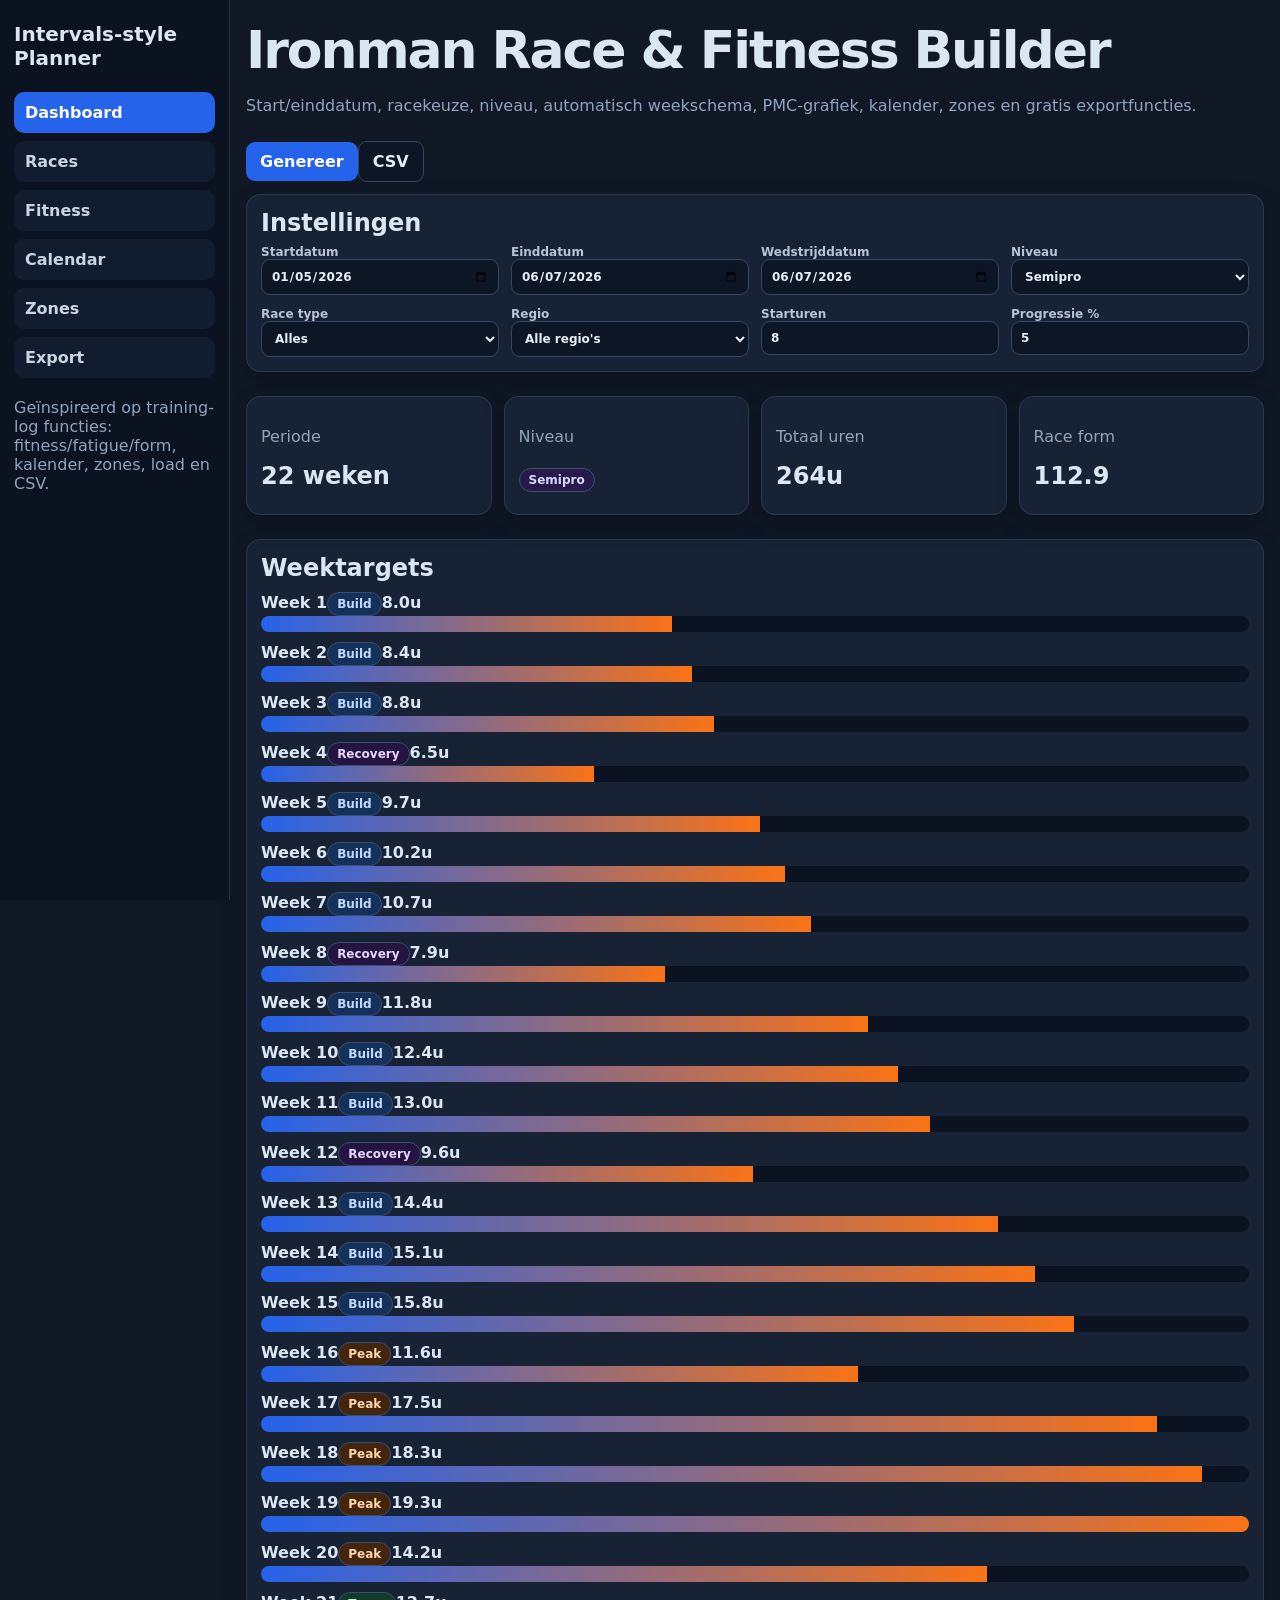
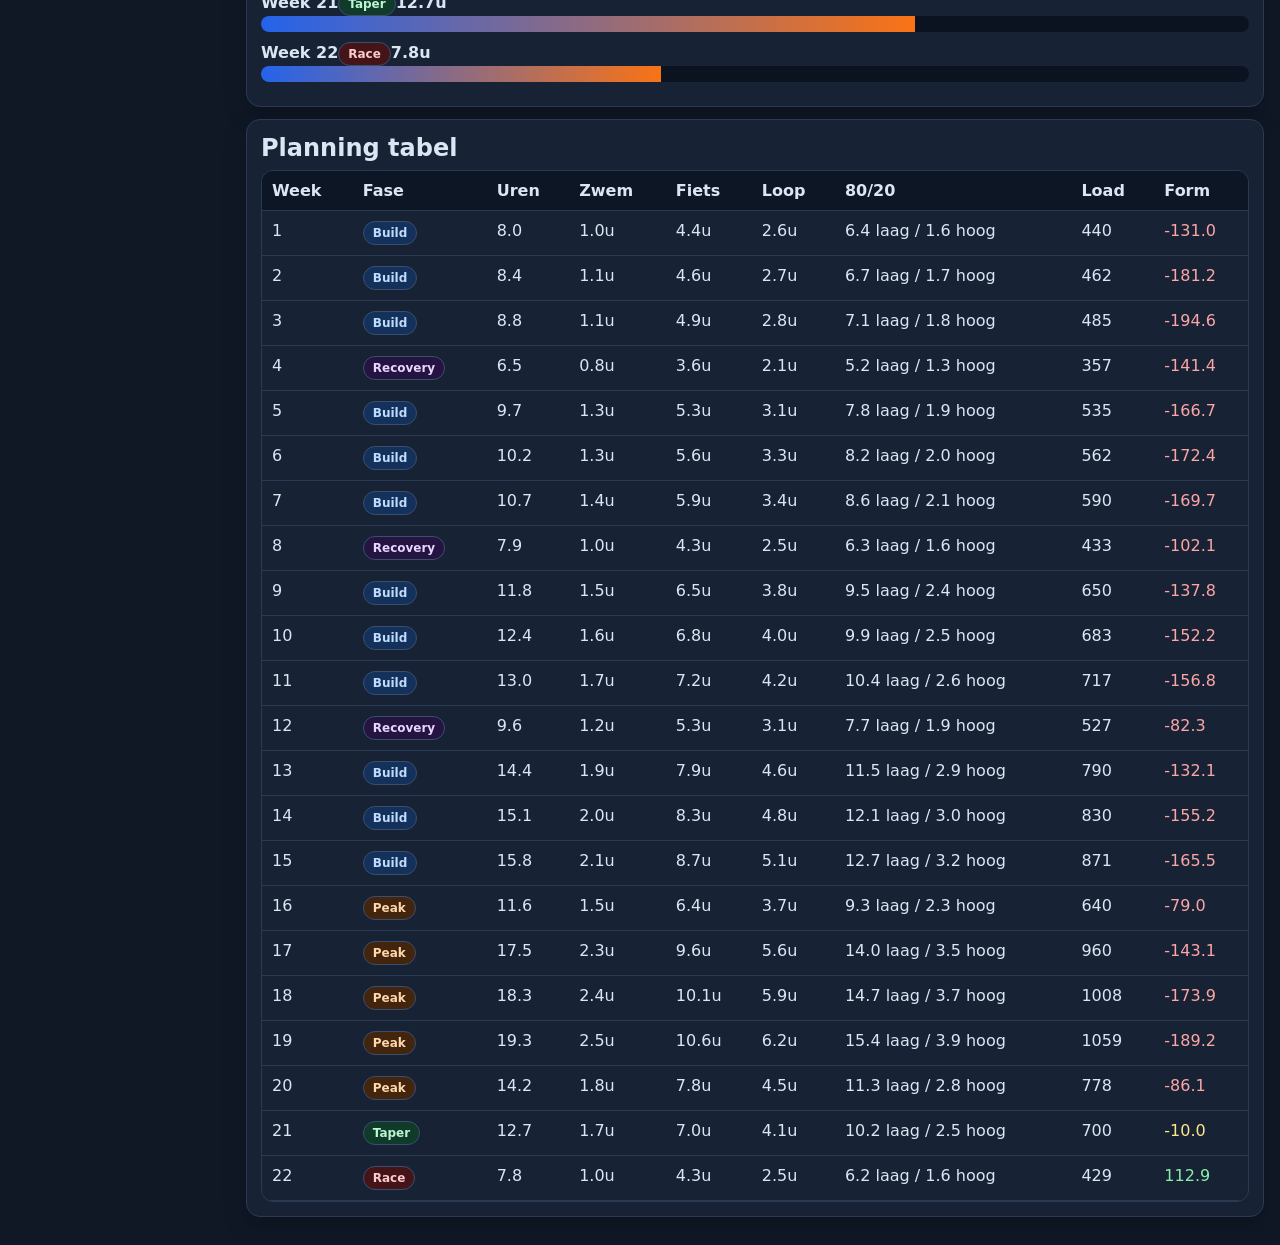
<file: race-planner/index.html>
<!doctype html><html lang="nl"><head><meta charset="utf-8"><meta name="viewport" content="width=device-width,initial-scale=1"><title>Ironman Fitness Planner</title><style>*{box-sizing:border-box}body{margin:0;background:#101826;color:#dbe6f3;font-family:system-ui,-apple-system,Segoe UI,sans-serif}.app{display:grid;grid-template-columns:230px 1fr;min-height:100vh}.side{background:#0b1220;border-right:1px solid #263244;padding:14px;position:sticky;top:0;height:100vh}.brand{font-weight:900;font-size:20px;margin:8px 0 18px}.nav button{width:100%;margin:4px 0;padding:11px;border:0;border-radius:10px;background:#111c2e;color:#cbd5e1;text-align:left;font-weight:800}.nav button.active{background:#2563eb;color:white}.main{padding:16px;max-width:1320px}.top{display:flex;gap:10px;flex-wrap:wrap;align-items:center;justify-content:space-between}.card{background:#172235;border:1px solid #2a3a52;border-radius:14px;padding:14px;margin:12px 0;box-shadow:0 10px 24px #0003}.grid{display:grid;gap:12px}.g4{grid-template-columns:repeat(4,1fr)}.g3{grid-template-columns:repeat(3,1fr)}.g2{grid-template-columns:repeat(2,1fr)}h1{font-size:clamp(28px,5vw,52px);margin:4px 0 8px;letter-spacing:-.04em}h2{margin:0 0 8px}p,.muted{color:#91a4bd}label{font-size:12px;font-weight:900;color:#b6c4d6}input,select,button,textarea{font:inherit;border:1px solid #344761;border-radius:9px;background:#0d1625;color:#e5edf7}input,select,textarea{padding:9px;width:100%}button{cursor:pointer;font-weight:900}.btn{background:#2563eb;color:white;border:0;padding:10px 14px}.btn2{padding:10px 14px}.pill{display:inline-flex;border:1px solid #3a4f6d;border-radius:99px;padding:4px 9px;font-size:12px;font-weight:900}.Full{background:#3b1218;color:#fecaca}.Half{background:#112b55;color:#bfdbfe}.T100{background:#3b2d0b;color:#fde68a}.Beginner{background:#12351f;color:#bbf7d0}.Semipro{background:#271a4a;color:#ddd6fe}.Pro{background:#4a1230;color:#fbcfe8}.Build{background:#13315b;color:#bfdbfe}.Peak{background:#43240d;color:#fed7aa}.Recovery{background:#251441;color:#e9d5ff}.Taper{background:#103b2a;color:#bbf7d0}.Race{background:#451418;color:#fecaca}.Good{color:#86efac}.Bad{color:#fca5a5}.Warn{color:#fde68a}.chart{height:270px;border:1px solid #2a3a52;border-radius:12px;background:linear-gradient(#142033,#101827);position:relative;overflow:hidden}.barbg{height:16px;background:#0b1220;border-radius:99px;overflow:hidden}.bar{height:100%;background:linear-gradient(90deg,#2563eb,#f97316)}table{width:100%;border-collapse:collapse;min-width:900px}th,td{padding:10px;border-bottom:1px solid #2a3a52;text-align:left;vertical-align:top}th{background:#0d1625}.table{overflow:auto;border:1px solid #2a3a52;border-radius:12px}.cal{display:grid;grid-template-columns:repeat(7,1fr);gap:8px}.day{min-height:92px;background:#0d1625;border:1px solid #2a3a52;border-radius:10px;padding:7px}.dot{height:7px;border-radius:99px;margin-top:6px}.swim{background:#38bdf8}.bike{background:#a78bfa}.run{background:#34d399}.racecard{background:#0d1625;border:1px solid #2a3a52;border-radius:12px;padding:12px;text-align:left;width:100%}.hidden{display:none}pre{white-space:pre-wrap;background:#0b1220;border:1px solid #2a3a52;border-radius:12px;padding:12px;color:#dbe6f3}@media(max-width:900px){.app{grid-template-columns:1fr}.side{position:relative;height:auto}.g4,.g3,.g2{grid-template-columns:1fr}.cal{grid-template-columns:1fr}}</style></head><body><div class="app"><aside class="side"><div class="brand">Intervals-style Planner</div><div class="nav"><button class="active" onclick="showTab('dashboard',this)">Dashboard</button><button onclick="showTab('races',this)">Races</button><button onclick="showTab('fitness',this)">Fitness</button><button onclick="showTab('calendar',this)">Calendar</button><button onclick="showTab('zones',this)">Zones</button><button onclick="showTab('export',this)">Export</button></div><p class="muted">Geïnspireerd op training-log functies: fitness/fatigue/form, kalender, zones, load en CSV.</p></aside><main class="main"><section class="top"><div><h1>Ironman Race & Fitness Builder</h1><p>Start/einddatum, racekeuze, niveau, automatisch weekschema, PMC-grafiek, kalender, zones en gratis exportfuncties.</p></div><div class="row"><button class="btn" onclick="generatePlan()">Genereer</button><button class="btn2" onclick="exportCsv()">CSV</button></div></section><section id="dashboard" class="tab"><div class="card"><h2>Instellingen</h2><div class="grid g4"><label>Startdatum<input id="startDate" type="date" value="2026-01-05"></label><label>Einddatum<input id="endDate" type="date" value="2026-06-07"></label><label>Wedstrijddatum<input id="raceDate" type="date" value="2026-06-07"></label><label>Niveau<select id="level" onchange="generatePlan()"><option>Beginner</option><option selected>Semipro</option><option>Pro</option></select></label><label>Race type<select id="raceType" onchange="render()"><option value="all">Alles</option><option value="Full">IRONMAN full</option><option value="Half">70.3 / halve afstand</option><option value="T100">T100</option></select></label><label>Regio<select id="region" onchange="renderRaces()"><option value="all">Alle regio's</option><option>Europe</option><option>North America</option><option>South America</option><option>Asia-Pacific</option><option>Middle East</option><option>Africa</option></select></label><label>Starturen<input id="startHours" type="number" value="8" step="0.5"></label><label>Progressie %<input id="progression" type="number" value="5" step="0.5"></label></div></div><div class="grid g4" id="stats"></div><div class="card"><h2>Weektargets</h2><div id="bars"></div></div><div class="card"><h2>Planning tabel</h2><div class="table" id="planTable"></div></div></section><section id="races" class="tab hidden"><div class="card"><h2>Race database</h2><p>Vaste lijst met full distance, 70.3 en T100 races. Klik om wedstrijd te selecteren.</p><div class="grid g4"><label>Eigen race naam<input id="customName" placeholder="Bijv. Challenge Roth"></label><label>Datum<input id="customDate" type="date"></label><label>Type<select id="customType"><option>Full</option><option>Half</option><option>T100</option></select></label><label>Regio<select id="customRegion"><option>Europe</option><option>North America</option><option>South America</option><option>Asia-Pacific</option><option>Middle East</option><option>Africa</option></select></label></div><button class="btn2" style="margin-top:10px" onclick="addRace()">+ eigen race</button></div><div class="grid g3" id="raceList"></div></section><section id="fitness" class="tab hidden"><div class="grid g4" id="fitnessStats"></div><div class="card"><h2>Fitness / Fatigue / Form</h2><div class="chart"><svg id="pmc" viewBox="0 0 1000 270" preserveAspectRatio="none" width="100%" height="100%"></svg></div><p class="muted">Fitness = CTL schatting, Fatigue = ATL schatting, Form = CTL - ATL.</p></div><div class="card"><h2>Power / FTP schatting</h2><div class="grid g4"><label>Beste 60 sec watt<input id="p60" type="number" value="470"></label><label>Beste 5 min watt<input id="p5" type="number" value="390"></label><label>Beste 20 min watt<input id="p20" type="number" value="327"></label><label>Gewicht kg<input id="weight" type="number" value="82.2" step="0.1"></label></div><button class="btn2" onclick="renderFitness()" style="margin-top:10px">Bereken FTP</button><div id="ftpBox" class="grid g4" style="margin-top:12px"></div></div></section><section id="calendar" class="tab hidden"><div class="card"><h2>Calendar training log</h2><div class="cal" id="calendarGrid"></div></div></section><section id="zones" class="tab hidden"><div class="card"><h2>Time in zones</h2><p>Gratis functie: verdeling per intensiteit op basis van 80/20 model en weekload.</p><div class="grid g2"><div id="zoneBars"></div><div><h2>Interval detectie simulatie</h2><p class="muted">Voeg handmatig een workout in; blokken met hoog watt/tempo worden als interval gemarkeerd.</p><textarea id="workoutText" rows="8">Bike\n- 20m 190W\n- 3x 10m 240W\n- 5m easy\nRun\n- 6x 1km 4:30/km pace</textarea><button class="btn2" onclick="detectIntervals()" style="margin-top:10px">Detecteer intervallen</button><pre id="intervalResult"></pre></div></div></div></section><section id="export" class="tab hidden"><div class="card"><h2>Export</h2><p>Download je planning als CSV of kopieer weekregels naar Intervals.icu.</p><button class="btn" onclick="exportCsv()">Download CSV</button><pre id="copyText"></pre></div></section></main></div><script>const raceRows=[['IRONMAN Hamburg','2026-06-07','Full','Europe'],['IRONMAN Frankfurt','2026-06-28','Full','Europe'],['IRONMAN Copenhagen','2026-08-16','Full','Europe'],['IRONMAN Barcelona','2026-10-04','Full','Europe'],['IRONMAN Wales','2026-09-06','Full','Europe'],['IRONMAN Italy Emilia-Romagna','2026-09-19','Full','Europe'],['IRONMAN Portugal-Cascais','2026-10-17','Full','Europe'],['IRONMAN Texas','2026-04-18','Full','North America'],['IRONMAN Lake Placid','2026-07-19','Full','North America'],['IRONMAN Florida','2026-11-07','Full','North America'],['IRONMAN New Zealand','2026-03-07','Full','Asia-Pacific'],['IRONMAN South Africa','2026-03-29','Full','Africa'],['IRONMAN 70.3 Marbella','2026-04-26','Half','Europe'],['IRONMAN 70.3 Venice-Jesolo','2026-05-03','Half','Europe'],['IRONMAN 70.3 Aix-en-Provence','2026-05-17','Half','Europe'],['IRONMAN 70.3 Westfriesland','2026-06-28','Half','Europe'],['IRONMAN 70.3 Knokke-Heist','2026-09-20','Half','Europe'],['IRONMAN 70.3 Oceanside','2026-04-04','Half','North America'],['IRONMAN 70.3 Texas','2026-04-19','Half','North America'],['IRONMAN 70.3 Boulder','2026-08-01','Half','North America'],['IRONMAN 70.3 Geelong','2026-03-22','Half','Asia-Pacific'],['T100 Gold Coast','2026-03-21','T100','Asia-Pacific'],['T100 Singapore','2026-04-25','T100','Asia-Pacific'],['T100 Spain','2026-05-23','T100','Europe'],['T100 San Francisco','2026-06-06','T100','North America'],['T100 Vancouver','2026-08-15','T100','North America'],['T100 French Riviera','2026-09-19','T100','Europe'],['T100 Dubai','2026-11-12','T100','Middle East'],['T100 Qatar Final','2026-12-11','T100','Middle East']];const baseRaces=raceRows.map((r,i)=>({id:i+1,name:r[0],date:r[1],type:r[2],region:r[3]}));let custom=[],plan=[];const el=id=>document.getElementById(id);function weeks(a,b){return Math.max(1,Math.ceil(Math.max(1,(new Date(b)-new Date(a))/86400000)/7))}function fmt(x){return new Intl.DateTimeFormat('nl-NL',{day:'2-digit',month:'short',year:'numeric'}).format(new Date(x))}function allRaces(){return baseRaces.concat(custom)}function filtered(){return allRaces().filter(r=>(raceType.value==='all'||r.type===raceType.value)&&(region.value==='all'||r.region===region.value)).sort((a,b)=>a.date.localeCompare(b.date))}function levelFactor(){return level.value==='Beginner'?.72:level.value==='Pro'?1.28:1}function typeFactor(t){return t==='Full'?1:t==='Half'?.62:.72}function selectedType(){return raceType.value==='all'?'Full':raceType.value}function generatePlan(){const n=weeks(startDate.value,endDate.value),base=Number(startHours.value)*levelFactor()*typeFactor(selectedType()),prog=Number(progression.value)/100;let ctl=50,atl=52;plan=[];for(let i=0;i<n;i++){let h=base*Math.pow(1+prog,i),phase='Build';if((i+1)%4===0){h*=.7;phase='Recovery'}if(i>=n-2){h*=i===n-1?.35:.6;phase=i===n-1?'Race':'Taper'}else if(i>n*.65)phase='Peak';const load=Math.round(h*55),swim=h*.13,bike=h*.55,run=h*.32;ctl=ctl+(load-ctl)/6;atl=atl+(load-atl)/2;plan.push({week:i+1,phase,hours:h,swim,bike,run,low:h*.8,high:h*.2,load,ctl,atl,form:ctl-atl})}render()}function renderStats(){const t=plan.reduce((a,w)=>a+w.hours,0),load=plan.reduce((a,w)=>a+w.load,0),last=plan.at(-1)||{};stats.innerHTML=[['Periode',weeks(startDate.value,endDate.value)+' weken'],['Niveau',`<span class="pill ${level.value}">${level.value}</span>`],['Totaal uren',Math.round(t)+'u'],['Race form',`${(last.form||0).toFixed(1)}`]].map(x=>`<div class="card"><p>${x[0]}</p><h2>${x[1]}</h2></div>`).join('')}function renderRaces(){raceList.innerHTML=filtered().map(r=>`<button class="racecard" onclick="selectRace(${r.id})"><div class="between"><b>${r.name}</b><span class="pill ${r.type}">${r.type}</span></div><p>${fmt(r.date)} · ${r.region}</p></button>`).join('')}function selectRace(id){const r=allRaces().find(x=>x.id==id);raceDate.value=r.date;raceType.value=r.type;region.value=r.region;render();showTab('dashboard')}function addRace(){if(!customName.value||!customDate.value)return;custom.push({id:1000+custom.length,name:customName.value,date:customDate.value,type:customType.value,region:customRegion.value});customName.value='';customDate.value='';render()}function renderPlan(){const max=Math.max(1,...plan.map(w=>w.hours));bars.innerHTML=plan.map(w=>`<div style="margin:10px 0"><div class="between"><b>Week ${w.week}</b><span class="pill ${w.phase}">${w.phase}</span><b>${w.hours.toFixed(1)}u</b></div><div class="barbg"><div class="bar" style="width:${Math.max(4,w.hours/max*100)}%"></div></div></div>`).join('');planTable.innerHTML='<table><thead><tr><th>Week</th><th>Fase</th><th>Uren</th><th>Zwem</th><th>Fiets</th><th>Loop</th><th>80/20</th><th>Load</th><th>Form</th></tr></thead><tbody>'+plan.map(w=>`<tr><td>${w.week}</td><td><span class="pill ${w.phase}">${w.phase}</span></td><td>${w.hours.toFixed(1)}</td><td>${w.swim.toFixed(1)}u</td><td>${w.bike.toFixed(1)}u</td><td>${w.run.toFixed(1)}u</td><td>${w.low.toFixed(1)} laag / ${w.high.toFixed(1)} hoog</td><td>${w.load}</td><td class="${w.form>-5?'Good':w.form<-20?'Bad':'Warn'}">${w.form.toFixed(1)}</td></tr>`).join('')+'</tbody></table>';copyText.textContent=plan.map(w=>`Week ${w.week} - ${w.phase}\n- Swim ${w.swim.toFixed(1)}h\n- Bike ${w.bike.toFixed(1)}h\n- Run ${w.run.toFixed(1)}h\n- Load ${w.load}`).join('\n\n')}function renderFitness(){const last=plan.at(-1)||{ctl:0,atl:0,form:0},p60=Number(el('p60')?.value||470),p20=Number(el('p20')?.value||327),kg=Number(el('weight')?.value||82.2),ftp=Math.round(Math.max(p20*.95,p60*.75));if(ftpBox)ftpBox.innerHTML=[['FTP estimate',ftp+' W'],['W/kg',(ftp/kg).toFixed(2)],['Fitness CTL',last.ctl.toFixed(1)],['Form',last.form.toFixed(1)]].map(x=>`<div class="card"><p>${x[0]}</p><h2>${x[1]}</h2></div>`).join('');drawPmc()}function drawPmc(){const svg=pmc;if(!svg)return;const max=Math.max(100,...plan.flatMap(w=>[w.ctl,w.atl]));function pts(key){return plan.map((w,i)=>`${i/(Math.max(1,plan.length-1))*1000},${250-(w[key]/max)*220}`).join(' ')}svg.innerHTML=`<polyline points="${pts('atl')}" fill="none" stroke="#f97316" stroke-width="4"/><polyline points="${pts('ctl')}" fill="none" stroke="#38bdf8" stroke-width="4"/><line x1="0" y1="250" x2="1000" y2="250" stroke="#334155"/><text x="20" y="25" fill="#38bdf8">Fitness</text><text x="120" y="25" fill="#f97316">Fatigue</text>`}function renderCalendar(){const days=[];plan.forEach(w=>{days.push(`<div class="day"><b>W${w.week}</b><p>${w.phase}<br>${w.hours.toFixed(1)}u</p><div class="dot swim" style="width:${Math.min(100,w.swim*25)}%"></div><div class="dot bike" style="width:${Math.min(100,w.bike*10)}%"></div><div class="dot run" style="width:${Math.min(100,w.run*18)}%"></div></div>`)});calendarGrid.innerHTML=days.join('')}function renderZones(){const total=plan.reduce((a,w)=>a+w.hours,0),low=total*.8,high=total*.2;zoneBars.innerHTML=[['Z1/Z2 laag',low,'#34d399'],['Z3 tempo',high*.35,'#facc15'],['Z4 drempel',high*.45,'#fb923c'],['Z5 VO2',high*.2,'#f87171']].map(z=>`<div class="card"><div class="between"><b>${z[0]}</b><span>${z[1].toFixed(1)}u</span></div><div class="barbg"><div style="height:100%;width:${Math.max(4,z[1]/Math.max(1,total)*100)}%;background:${z[2]}"></div></div></div>`).join('')}function detectIntervals(){const lines=workoutText.value.split('\n');intervalResult.textContent=lines.map(l=>(/x|240W|4:30|interval/i.test(l)?'INTERVAL  '+l:'easy      '+l)).join('\n')}function exportCsv(){const rows=[['Week','Fase','Uren','Swim','Bike','Run','Low','High','Load','CTL','ATL','Form'],...plan.map(w=>[w.week,w.phase,w.hours.toFixed(1),w.swim.toFixed(1),w.bike.toFixed(1),w.run.toFixed(1),w.low.toFixed(1),w.high.toFixed(1),w.load,w.ctl.toFixed(1),w.atl.toFixed(1),w.form.toFixed(1)])];const a=document.createElement('a');a.href=URL.createObjectURL(new Blob([rows.map(r=>r.join(',')).join('\n')],{type:'text/csv'}));a.download='triathlon_fitness_plan.csv';a.click()}function showTab(id,btn){document.querySelectorAll('.tab').forEach(t=>t.classList.add('hidden'));el(id).classList.remove('hidden');document.querySelectorAll('.nav button').forEach(b=>b.classList.remove('active'));if(btn)btn.classList.add('active');if(id==='fitness')renderFitness();if(id==='calendar')renderCalendar();if(id==='zones')renderZones()}function render(){renderRaces();renderStats();renderPlan();renderFitness();renderCalendar();renderZones()}console.assert(weeks('2026-01-01','2026-01-15')===2,'weeks calc');console.assert(baseRaces.some(r=>r.type==='T100'),'T100 exists');console.assert(baseRaces.some(r=>r.type==='Half'),'Half exists');generatePlan();</script></body></html>
</file>
